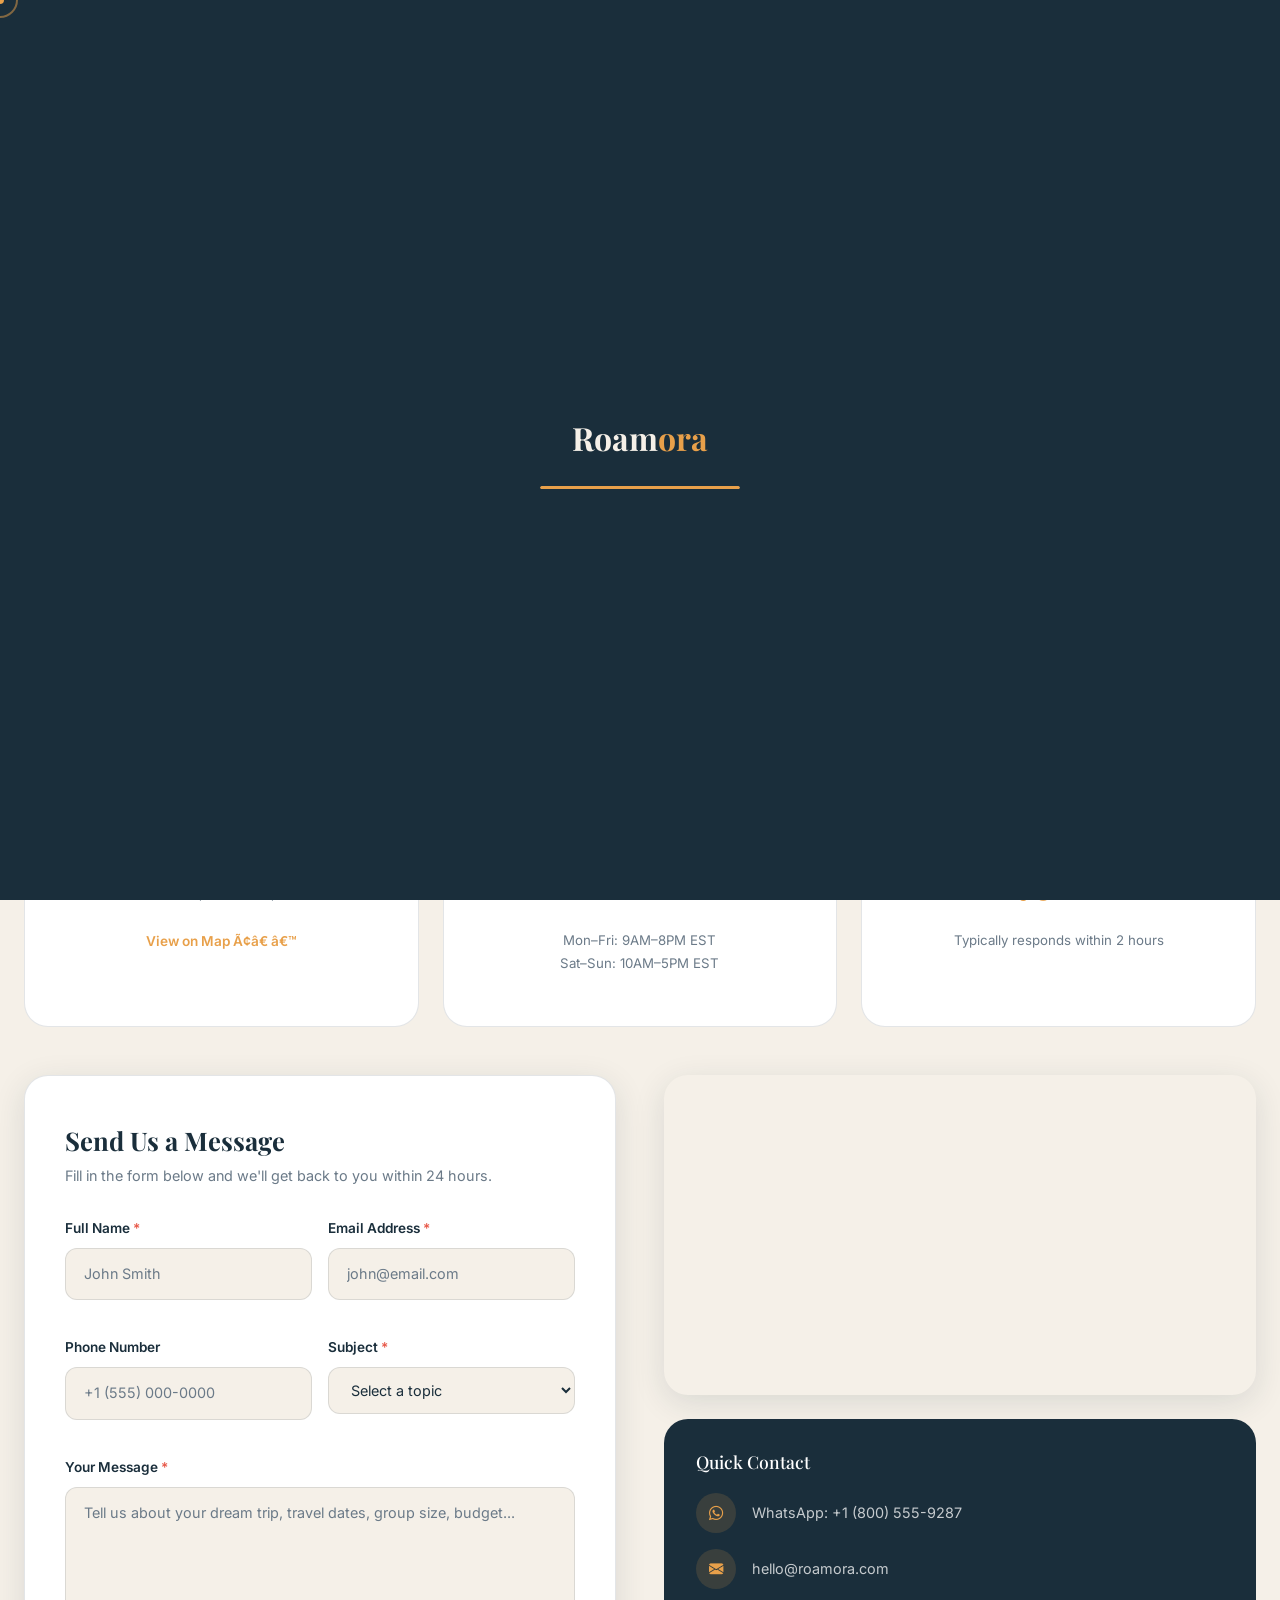
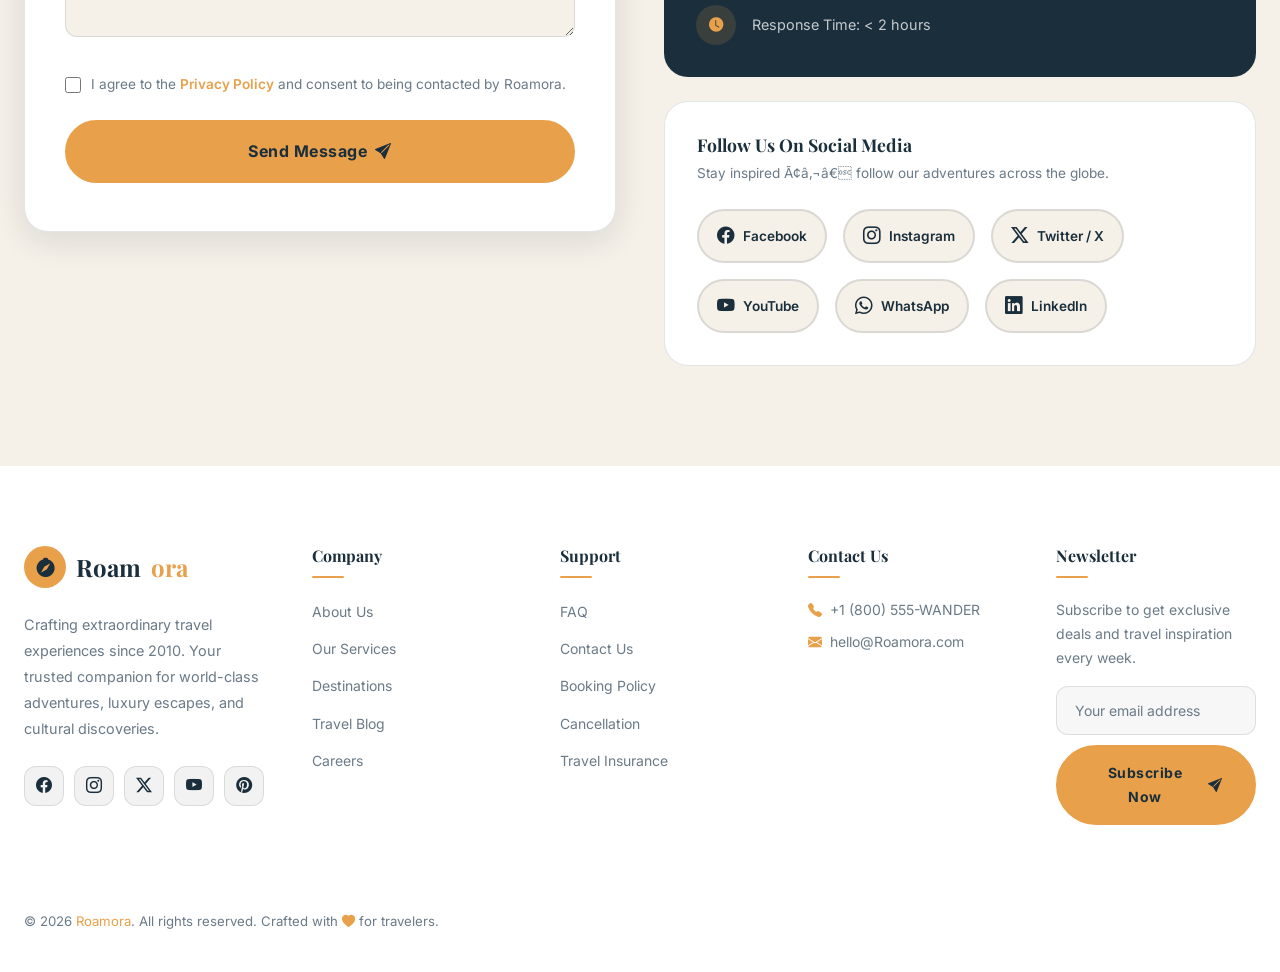
<file: contact.html>
<!DOCTYPE html>
<html lang="en" data-theme="light">
<head>
  <link rel="icon" type="image/svg+xml" href="data:image/svg+xml,<svg xmlns='http://www.w3.org/2000/svg' viewBox='0 0 100 100'><text y='.9em' font-size='90'>R</text></svg>">
  <meta charset="UTF-8">
  <meta name="viewport" content="width=device-width, initial-scale=1.0">
  <meta name="description" content="Contact Roamora Ã¢â‚¬â€ get in touch with our travel experts to plan your perfect trip, ask questions, or request a custom quote.">
  <title>Contact Us | Roamora Travel & Tourism</title>
  <link rel="canonical" href="contact.html">
  <link rel="stylesheet" href="https://cdn.jsdelivr.net/npm/bootstrap@5.3.3/dist/css/bootstrap.min.css">
  <link rel="stylesheet" href="https://cdn.jsdelivr.net/npm/bootstrap-icons@1.11.3/font/bootstrap-icons.min.css">
  <link rel="stylesheet" href="assets/css/style.css">
</head>
<body>

<div class="page-loader" id="pageLoader"><div class="loader-logo">Roam<span>ora</span></div><div class="loader-bar"><div class="loader-bar-fill"></div></div></div>
<div class="cursor-dot"></div><div class="cursor-ring"></div>
<div class="offcanvas-overlay" id="offcanvasOverlay"></div>
<nav class="offcanvas-nav" id="offcanvasNav" aria-label="Mobile navigation">
  <button class="offcanvas-close" id="offcanvasClose"><i class="bi bi-x-lg"></i></button>
  <div class="nav-logo" style="color:#fff;"><div class="nav-logo-icon"><i class="bi bi-compass-fill"></i></div>Roam<span>ora</span></div>
  <div class="offcanvas-links">
    <a href="index.html">Home</a><a href="about.html">About</a><a href="destinations.html">Destinations</a>
    <a href="services.html">Services</a><a href="blog.html">Blog</a><a href="contact.html" class="active">Contact</a><a href="faq.html">FAQ</a>
  </div>
  <div class="offcanvas-buttons"><a href="login.html" class="btn-nav-login text-center">Login</a><a href="signup.html" class="btn-nav-signup text-center">Sign Up</a></div>
</nav>

<header id="mainNavbar">
  <div class="navbar-inner">
    <a href="index.html" class="nav-logo"><div class="nav-logo-icon"><i class="bi bi-compass-fill"></i></div>Roam<span>ora</span></a>
    <nav class="nav-links">
      <a href="index.html" class="nav-link-item">Home</a><a href="about.html" class="nav-link-item">About</a>
      <a href="destinations.html" class="nav-link-item">Destinations</a><a href="services.html" class="nav-link-item">Services</a>
      <a href="blog.html" class="nav-link-item">Blog</a><a href="contact.html" class="nav-link-item active">Contact</a><a href="faq.html" class="nav-link-item">FAQ</a>
    </nav>
    <div class="nav-actions">
      <button class="theme-toggle" aria-label="Toggle theme"><i class="bi bi-moon-stars-fill"></i></button><a href="signup.html" class="btn-nav-signup">Sign Up</a>
      <button class="mobile-menu-btn" id="mobileMenuBtn"><span></span><span></span><span></span></button>
    </div>
  </div>
</header>

<!-- Page Hero -->
<section class="page-hero">
  <div class="page-hero-bg" style="background-image: url('https://images.unsplash.com/photo-1524661135-423995f22d0b?w=1600&q=80');"></div>
  <div class="page-hero-overlay"></div>
  <div class="page-hero-content">
    <span class="section-label" style="color:var(--primary-lt);">Get In Touch</span>
    <h1>Contact Us</h1>
    <nav class="breadcrumb-custom" aria-label="Breadcrumb">
      <a href="index.html">Home</a>
      <span class="breadcrumb-sep"><i class="bi bi-chevron-right"></i></span>
      <span>Contact</span>
    </nav>
  </div>
</section>

<!-- Ã¢â€¢ÂÃ¢â€¢ÂÃ¢â€¢Â CONTACT INFO CARDS Ã¢â€¢ÂÃ¢â€¢ÂÃ¢â€¢Â -->
<section class="section-py" aria-label="Contact information">
  <div class="container-xl">
    <div class="section-header centered">
      <span class="section-label">Don't Be a Stranger</span>
      <h2 class="section-title reveal">We'd Love to <em>Hear From You</em></h2>
      <p class="section-desc reveal delay-1 mx-auto">Whether you have a question, want to plan a trip, or simply need travel inspiration Ã¢â‚¬â€ our team is here 24/7.</p>
    </div>

    <div class="row g-4 mb-5">
      <div class="col-md-4">
        <div class="contact-info-card reveal delay-1">
          <div class="contact-icon"><i class="bi bi-geo-alt-fill"></i></div>
          <h4>Our Office</h4>
          <p>1240 Park Avenue, Suite 800<br>New York, NY 10128, USA</p>
          <p style="margin-top:8px;"><a href="https://maps.google.com" target="_blank" style="color:var(--primary); font-weight:600; font-size:0.85rem;">View on Map Ã¢â€ â€™</a></p>
        </div>
      </div>
      <div class="col-md-4">
        <div class="contact-info-card reveal delay-2">
          <div class="contact-icon"><i class="bi bi-telephone-fill"></i></div>
          <h4>Call Us</h4>
          <p>+1 (800) 555-WANDER<br>+1 (212) 555-9287</p>
          <p style="margin-top:8px; color:var(--text-muted); font-size:0.83rem;">Mon–Fri: 9AM–8PM EST<br>Sat–Sun: 10AM–5PM EST</p>
        </div>
      </div>
      <div class="col-md-4">
        <div class="contact-info-card reveal delay-3">
          <div class="contact-icon"><i class="bi bi-envelope-fill"></i></div>
          <h4>Email Us</h4>
          <p><a href="mailto:hello@Roamora.com" style="color:var(--primary); font-weight:600;">hello@Roamora.com</a><br>
          <a href="mailto:bookings@Roamora.com" style="color:var(--primary); font-weight:600;">bookings@Roamora.com</a></p>
          <p style="margin-top:8px; color:var(--text-muted); font-size:0.83rem;">Typically responds within 2 hours</p>
        </div>
      </div>
    </div>

    <!-- Contact Form + Map -->
    <div class="row g-5 align-items-start">
      <div class="col-lg-6 reveal-left">
        <div class="contact-form">
          <h3 style="font-size:1.6rem; font-weight:700; margin-bottom:8px;">Send Us a Message</h3>
          <p style="color:var(--text-muted); font-size:0.9rem; margin-bottom:28px;">Fill in the form below and we'll get back to you within 24 hours.</p>

          <form data-validate aria-label="Contact form">
            <div class="row g-3">
              <div class="col-sm-6">
                <label class="form-label-custom" for="contactName">Full Name <span style="color:#e85a4a;">*</span></label>
                <input class="form-control-custom" type="text" id="contactName" placeholder="John Smith" required autocomplete="name">
              </div>
              <div class="col-sm-6">
                <label class="form-label-custom" for="contactEmail">Email Address <span style="color:#e85a4a;">*</span></label>
                <input class="form-control-custom" type="email" id="contactEmail" placeholder="john@email.com" required autocomplete="email">
              </div>
              <div class="col-sm-6">
                <label class="form-label-custom" for="contactPhone">Phone Number</label>
                <input class="form-control-custom" type="tel" id="contactPhone" placeholder="+1 (555) 000-0000" autocomplete="tel">
              </div>
              <div class="col-sm-6">
                <label class="form-label-custom" for="contactSubject">Subject <span style="color:#e85a4a;">*</span></label>
                <select class="form-control-custom" id="contactSubject" required style="cursor:pointer;">
                  <option value="">Select a topic</option>
                  <option>Book a Tour</option>
                  <option>Custom Itinerary</option>
                  <option>Pricing Query</option>
                  <option>Existing Booking</option>
                  <option>General Inquiry</option>
                  <option>Press & Media</option>
                </select>
              </div>
              <div class="col-12">
                <label class="form-label-custom" for="contactMessage">Your Message <span style="color:#e85a4a;">*</span></label>
                <textarea class="form-control-custom" id="contactMessage" rows="5" placeholder="Tell us about your dream trip, travel dates, group size, budget..." required></textarea>
              </div>
              <div class="col-12">
                <div class="form-check-custom" style="margin-bottom:24px;">
                  <input type="checkbox" id="contactConsent" required>
                  <label for="contactConsent">I agree to the <a href="#">Privacy Policy</a> and consent to being contacted by Roamora.</label>
                </div>
                <button type="submit" class="btn-primary-custom" style="width:100%; justify-content:center; padding:16px; font-size:1rem;">
                  <span>Send Message</span><i class="bi bi-send-fill"></i>
                </button>
              </div>
            </div>
          </form>
        </div>
      </div>

      <div class="col-lg-6 reveal-right">
        <!-- Map -->
        <div class="map-container mb-4">
          <iframe
            src="https://www.google.com/maps/embed?pb=!1m18!1m12!1m3!1d3022.9663095919924!2d-73.97562548459404!3d40.76439597932731!2m3!1f0!2f0!3f0!3m2!1i1024!2i768!4f13.1!3m3!1m2!1s0x89c2588ec0b2c3a7%3A0x7ce27e5e9c11c8a!2sCentral%20Park%2C%20New%20York%2C%20NY!5e0!3m2!1sen!2sus!4v1695000000000!5m2!1sen!2sus"
            width="100%" height="320" style="border:0; display:block;" allowfullscreen="" loading="lazy"
            referrerpolicy="no-referrer-when-downgrade" title="Roamora office location map"
            aria-label="Map showing Roamora office location in New York"></iframe>
        </div>

        <!-- Quick Contact Info -->
        <div style="background:var(--secondary); border-radius:var(--radius-lg); padding:32px; margin-bottom:24px;">
          <h4 style="color:#fff; font-size:1.1rem; margin-bottom:20px;">Quick Contact</h4>
          <div class="d-flex flex-column gap-3">
            <div class="d-flex align-items-center gap-3" style="color:rgba(255,255,255,0.75); font-size:0.9rem;">
              <div style="width:40px; height:40px; background:rgba(232,160,74,0.15); border-radius:50%; display:flex; align-items:center; justify-content:center; color:var(--primary); flex-shrink:0;"><i class="bi bi-whatsapp"></i></div>
              <span>WhatsApp: +1 (800) 555-9287</span>
            </div>
            <div class="d-flex align-items-center gap-3" style="color:rgba(255,255,255,0.75); font-size:0.9rem;">
              <div style="width:40px; height:40px; background:rgba(232,160,74,0.15); border-radius:50%; display:flex; align-items:center; justify-content:center; color:var(--primary); flex-shrink:0;"><i class="bi bi-envelope-fill"></i></div>
              <span>hello@roamora.com</span>
            </div>
            <div class="d-flex align-items-center gap-3" style="color:rgba(255,255,255,0.75); font-size:0.9rem;">
              <div style="width:40px; height:40px; background:rgba(232,160,74,0.15); border-radius:50%; display:flex; align-items:center; justify-content:center; color:var(--primary); flex-shrink:0;"><i class="bi bi-clock-fill"></i></div>
              <span>Response Time: &lt; 2 hours</span>
            </div>
          </div>
        </div>

        <!-- Social Media Section -->
        <div style="background:var(--white); border:1px solid var(--border); border-radius:var(--radius-lg); padding:32px;">
          <h4 style="font-size:1.1rem; font-weight:700; margin-bottom:6px;">Follow Us On Social Media</h4>
          <p style="color:var(--text-muted); font-size:0.85rem; margin-bottom:24px;">Stay inspired Ã¢â‚¬â€ follow our adventures across the globe.</p>
          <div class="d-flex flex-wrap gap-3">
            <a href="#" aria-label="Facebook" class="contact-social-btn" style="--brand:#1877f2;">
              <i class="bi bi-facebook"></i>
              <span>Facebook</span>
            </a>
            <a href="#" aria-label="Instagram" class="contact-social-btn" style="--brand:#e1306c;">
              <i class="bi bi-instagram"></i>
              <span>Instagram</span>
            </a>
            <a href="#" aria-label="Twitter / X" class="contact-social-btn" style="--brand:#000000;">
              <i class="bi bi-twitter-x"></i>
              <span>Twitter / X</span>
            </a>
            <a href="#" aria-label="YouTube" class="contact-social-btn" style="--brand:#ff0000;">
              <i class="bi bi-youtube"></i>
              <span>YouTube</span>
            </a>
            <a href="#" aria-label="WhatsApp" class="contact-social-btn" style="--brand:#25d366;">
              <i class="bi bi-whatsapp"></i>
              <span>WhatsApp</span>
            </a>
            <a href="#" aria-label="LinkedIn" class="contact-social-btn" style="--brand:#0a66c2;">
              <i class="bi bi-linkedin"></i>
              <span>LinkedIn</span>
            </a>
          </div>
        </div>
      </div>
    </div>
  </div>
</section>

<!-- Footer -->
<footer role="contentinfo">
  <div class="footer-top">
    <div class="container-xl">
      <div class="row g-5">
        <!-- Brand -->
        <div class="col-lg col-md-4 col-12">
          <div class="nav-logo mb-4" style="font-size:1.5rem;">
            <div class="nav-logo-icon"><i class="bi bi-compass-fill"></i></div>
            Roam<span>ora</span>
          </div>
          <p class="footer-brand-text">Crafting extraordinary travel experiences since 2010. Your trusted companion for world-class adventures, luxury escapes, and cultural discoveries.</p>
          <div class="social-links">
            <a href="#" class="social-link" aria-label="Facebook"><i class="bi bi-facebook"></i></a>
            <a href="#" class="social-link" aria-label="Instagram"><i class="bi bi-instagram"></i></a>
            <a href="#" class="social-link" aria-label="Twitter"><i class="bi bi-twitter-x"></i></a>
            <a href="#" class="social-link" aria-label="YouTube"><i class="bi bi-youtube"></i></a>
            <a href="#" class="social-link" aria-label="Pinterest"><i class="bi bi-pinterest"></i></a>
          </div>
        </div>
        <!-- Company -->
        <div class="col-lg col-md-4 col-12">
          <h4 class="footer-heading">Company</h4>
          <ul class="footer-links">
            <li><a href="about.html">About Us</a></li>
            <li><a href="services.html">Our Services</a></li>
            <li><a href="destinations.html">Destinations</a></li>
            <li><a href="blog.html">Travel Blog</a></li>
            <li><a href="contact.html">Careers</a></li>
          </ul>
        </div>
        <!-- Support -->
        <div class="col-lg col-md-4 col-12">
          <h4 class="footer-heading">Support</h4>
          <ul class="footer-links">
            <li><a href="faq.html">FAQ</a></li>
            <li><a href="contact.html">Contact Us</a></li>
            <li><a href="#">Booking Policy</a></li>
            <li><a href="#">Cancellation</a></li>
            <li><a href="#">Travel Insurance</a></li>
          </ul>
        </div>
        <!-- Contact Us -->
        <div class="col-lg col-md-6 col-12">
          <h4 class="footer-heading">Contact Us</h4>
          <div style="color:var(--text-muted); font-size:0.875rem;">
            <div class="d-flex align-items-center gap-2 mb-2"><i class="bi bi-telephone-fill" style="color:var(--primary);"></i> +1 (800) 555-WANDER</div>
            <div class="d-flex align-items-center gap-2"><i class="bi bi-envelope-fill" style="color:var(--primary);"></i> hello@Roamora.com</div>
          </div>
        </div>
        <!-- Newsletter -->
        <div class="col-lg col-md-6 col-12">
          <h4 class="footer-heading">Newsletter</h4>
          <p style="color:var(--text-muted); font-size:0.875rem; margin-bottom:16px; line-height:1.7;">Subscribe to get exclusive deals and travel inspiration every week.</p>
          <form data-validate aria-label="Footer newsletter form">
            <input type="email" class="footer-newsletter-input" placeholder="Your email address" required aria-label="Email for newsletter">
            <button type="submit" class="btn-primary-custom w-100 justify-content-center">
              <span>Subscribe Now</span><i class="bi bi-send-fill"></i>
            </button>
          </form>
        </div>
      </div>
    </div>
  </div>
  <div class="container-xl">
    <div class="footer-bottom">
      <p class="footer-copyright">© 2026 <span>Roamora</span>. All rights reserved. Crafted with <i class="bi bi-heart-fill" style="color:var(--primary);"></i> for travelers.</p>
      <div style="display:flex; gap:16px; font-size:0.8rem; color:rgba(255,255,255,0.4);">
        <a href="#" style="color:rgba(255,255,255,0.4);" onmouseover="this.style.color='var(--primary)'" onmouseout="this.style.color='rgba(255,255,255,0.4)'">Privacy Policy</a>
        <a href="#" style="color:rgba(255,255,255,0.4);" onmouseover="this.style.color='var(--primary)'" onmouseout="this.style.color='rgba(255,255,255,0.4)'">Terms of Service</a>
        <a href="sitemap.xml" style="color:rgba(255,255,255,0.4);" onmouseover="this.style.color='var(--primary)'" onmouseout="this.style.color='rgba(255,255,255,0.4)'">Sitemap</a>
      </div>
    </div>
  </div>
</footer>

<button id="backToTop" aria-label="Back to top"><i class="bi bi-arrow-up"></i></button>
<script src="https://cdn.jsdelivr.net/npm/bootstrap@5.3.3/dist/js/bootstrap.bundle.min.js"></script>
<script src="assets/js/main.js"></script>
</body>
</html>
</file>
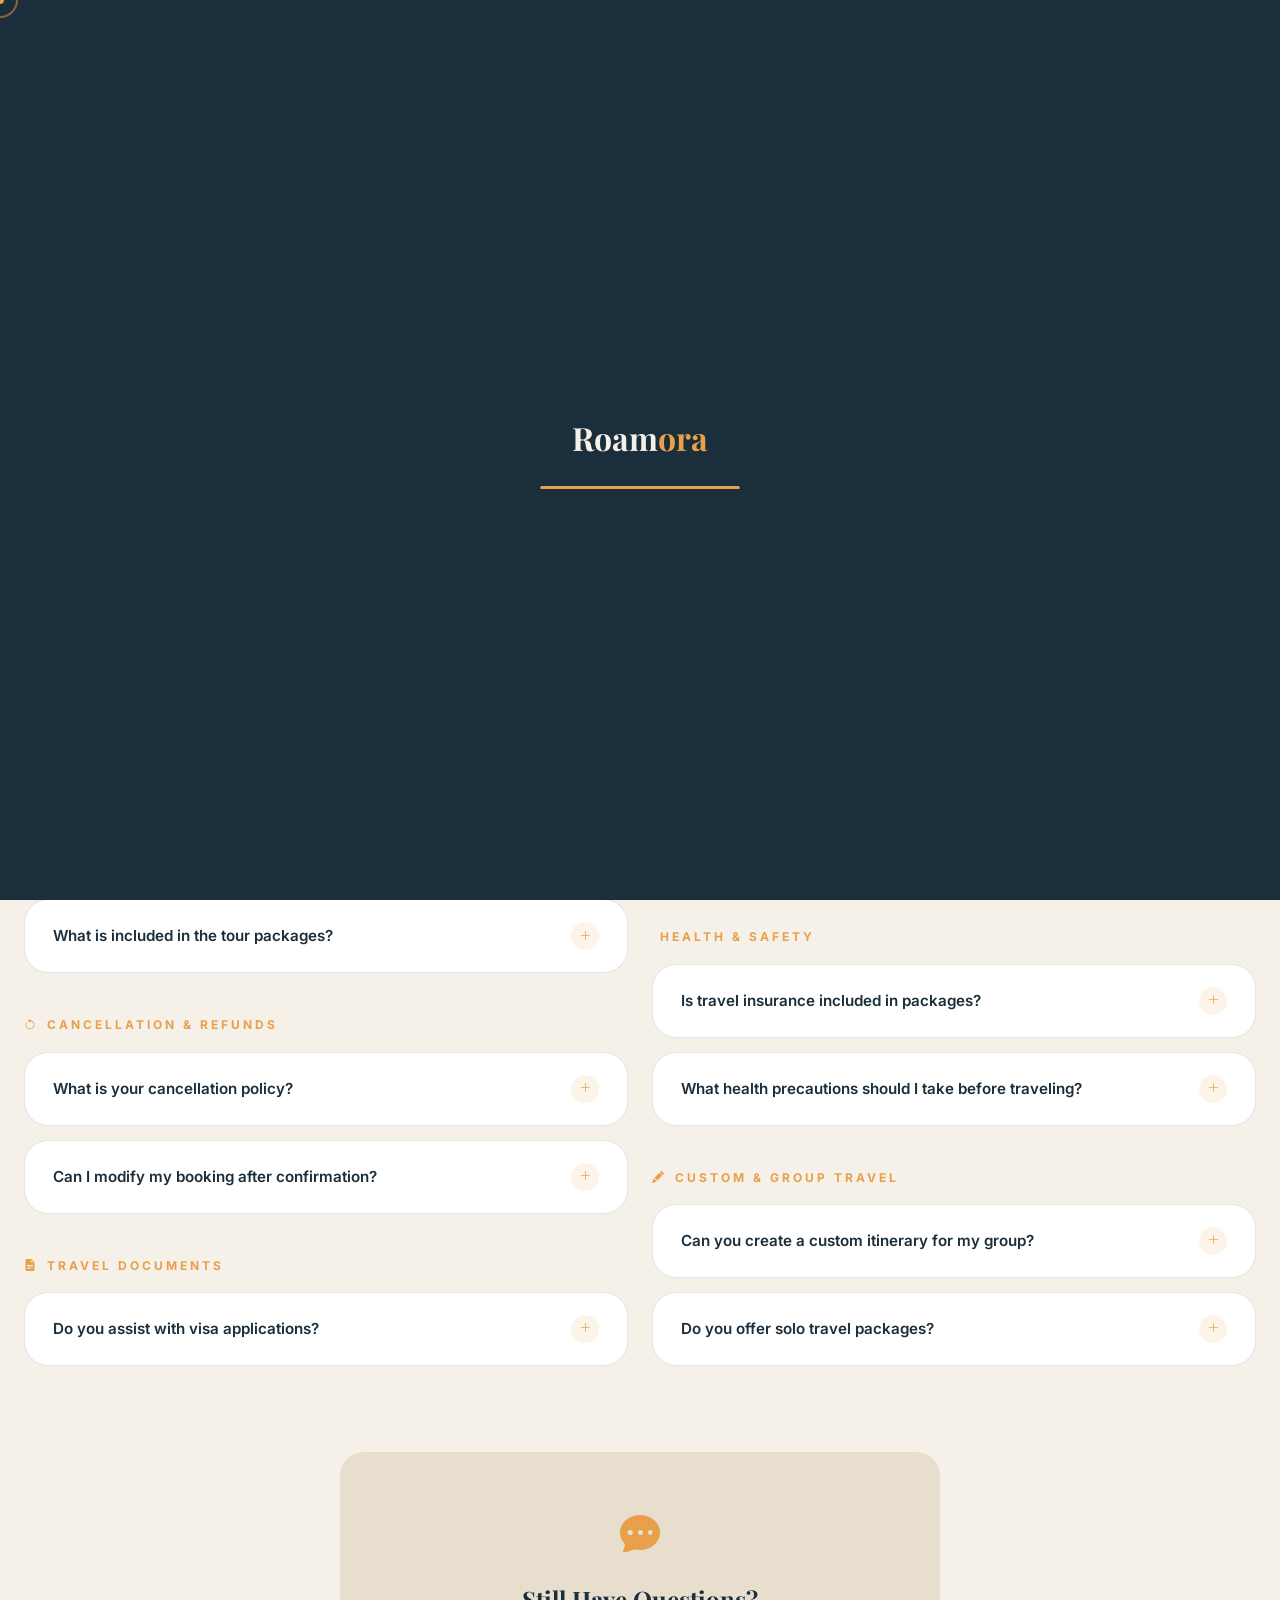
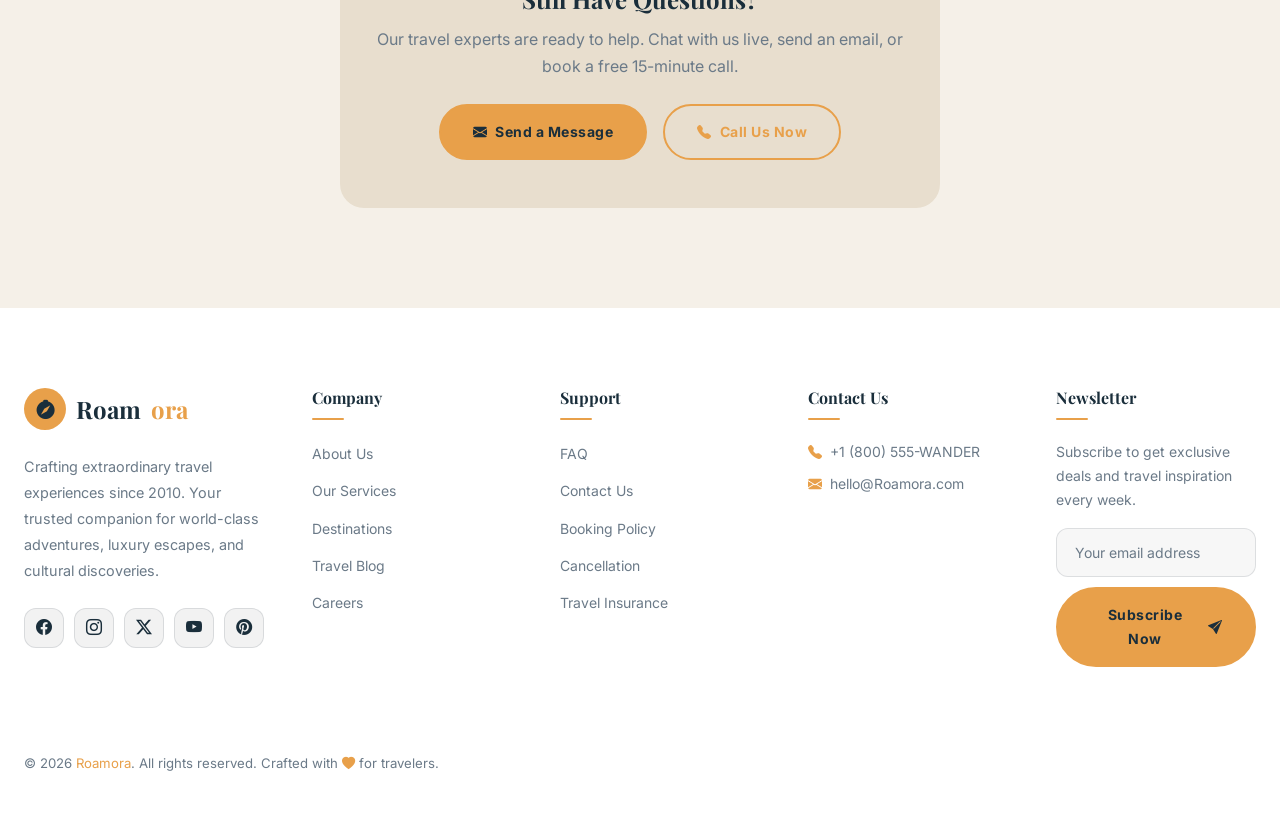
<file: faq.html>
<!DOCTYPE html>
<html lang="en" data-theme="light">
<head>
  <link rel="icon" type="image/svg+xml" href="data:image/svg+xml,<svg xmlns='http://www.w3.org/2000/svg' viewBox='0 0 100 100'><text y='.9em' font-size='90'>R</text></svg>">
  <meta charset="UTF-8">
  <meta name="viewport" content="width=device-width, initial-scale=1.0">
  <meta name="description" content="Roamora FAQ — answers to your most common travel questions about booking, cancellation, packages, visas, insurance, and more.">
  <title>FAQ | Roamora Travel & Tourism</title>
  <link rel="canonical" href="faq.html">
  <link rel="stylesheet" href="https://cdn.jsdelivr.net/npm/bootstrap@5.3.3/dist/css/bootstrap.min.css">
  <link rel="stylesheet" href="https://cdn.jsdelivr.net/npm/bootstrap-icons@1.11.3/font/bootstrap-icons.min.css">
  <link rel="stylesheet" href="assets/css/style.css">
</head>
<body>

<div class="page-loader" id="pageLoader"><div class="loader-logo">Roam<span>ora</span></div><div class="loader-bar"><div class="loader-bar-fill"></div></div></div>
<div class="cursor-dot"></div><div class="cursor-ring"></div>
<div class="offcanvas-overlay" id="offcanvasOverlay"></div>
<nav class="offcanvas-nav" id="offcanvasNav" aria-label="Mobile navigation">
  <button class="offcanvas-close" id="offcanvasClose"><i class="bi bi-x-lg"></i></button>
  <div class="nav-logo" style="color:#fff;"><div class="nav-logo-icon"><i class="bi bi-compass-fill"></i></div>Roam<span>ora</span></div>
  <div class="offcanvas-links">
    <a href="index.html">Home</a><a href="about.html">About</a><a href="destinations.html">Destinations</a>
    <a href="services.html">Services</a><a href="blog.html">Blog</a><a href="contact.html">Contact</a><a href="faq.html" class="active">FAQ</a>
  </div>
  <div class="offcanvas-buttons"><a href="login.html" class="btn-nav-login text-center">Login</a><a href="signup.html" class="btn-nav-signup text-center">Sign Up</a></div>
</nav>

<header id="mainNavbar">
  <div class="navbar-inner">
    <a href="index.html" class="nav-logo"><div class="nav-logo-icon"><i class="bi bi-compass-fill"></i></div>Roam<span>ora</span></a>
    <nav class="nav-links">
      <a href="index.html" class="nav-link-item">Home</a><a href="about.html" class="nav-link-item">About</a>
      <a href="destinations.html" class="nav-link-item">Destinations</a><a href="services.html" class="nav-link-item">Services</a>
      <a href="blog.html" class="nav-link-item">Blog</a><a href="contact.html" class="nav-link-item">Contact</a><a href="faq.html" class="nav-link-item active">FAQ</a>
    </nav>
    <div class="nav-actions">
      <button class="theme-toggle" aria-label="Toggle theme"><i class="bi bi-moon-stars-fill"></i></button><a href="signup.html" class="btn-nav-signup">Sign Up</a>
      <button class="mobile-menu-btn" id="mobileMenuBtn"><span></span><span></span><span></span></button>
    </div>
  </div>
</header>

<!-- Page Hero -->
<section class="page-hero">
  <div class="page-hero-bg" style="background-image: url('https://images.unsplash.com/photo-1516687401797-25297ff1462c?w=1600&q=80');"></div>
  <div class="page-hero-overlay"></div>
  <div class="page-hero-content">
    <span class="section-label" style="color:var(--primary-lt);">We've Got Answers</span>
    <h1>Frequently Asked Questions</h1>
    <nav class="breadcrumb-custom" aria-label="Breadcrumb">
      <a href="index.html">Home</a>
      <span class="breadcrumb-sep"><i class="bi bi-chevron-right"></i></span>
      <span>FAQ</span>
    </nav>
  </div>
</section>

<!-- --- FAQ SECTION --- -->
<section class="section-py" aria-label="FAQ accordion">
  <div class="container-xl">
    <div class="section-header centered">
      <span class="section-label">Common Questions</span>
      <h2 class="section-title reveal">Everything You Need to <em>Know</em></h2>
      <p class="section-desc reveal delay-1 mx-auto">Can't find your answer? <a href="contact.html" style="color:var(--primary); font-weight:600;">Contact our team</a> and we'll reply within 2 hours.</p>
    </div>

    <div class="row g-4">
      <!-- Left Column -->
      <div class="col-lg-6">

        <!-- Booking -->
        <div style="margin-bottom:12px;">
          <div style="font-size:0.75rem; font-weight:700; text-transform:uppercase; letter-spacing:3px; color:var(--primary); margin-bottom:16px; display:flex; align-items:center; gap:8px;">
            <i class="bi bi-calendar-check-fill"></i> Booking & Reservations
          </div>
        </div>

        <div class="faq-accordion-item reveal delay-1">
          <div class="faq-question" tabindex="0" role="button" aria-expanded="false">
            How do I book a tour with Roamora?
            <div class="faq-icon"><i class="bi bi-plus-lg"></i></div>
          </div>
          <div class="faq-answer">
            <div class="faq-answer-inner">
              Booking is simple! Browse our packages on the Services or Destinations page, click "Book Now" or "Learn More" on any package, and fill out our inquiry form. A dedicated travel consultant will contact you within 2 hours to confirm availability, customize your itinerary, and process payment securely online.
            </div>
          </div>
        </div>

        <div class="faq-accordion-item reveal delay-2">
          <div class="faq-question" tabindex="0" role="button" aria-expanded="false">
            How far in advance should I book my trip?
            <div class="faq-icon"><i class="bi bi-plus-lg"></i></div>
          </div>
          <div class="faq-answer">
            <div class="faq-answer-inner">
              We recommend booking at least 3—6 months in advance for peak seasons (June—August and December—January) and popular destinations like Maldives, Bali, and European summer routes. For off-peak seasons, 4—8 weeks is usually sufficient. Last-minute bookings can sometimes be arranged — contact us to check availability.
            </div>
          </div>
        </div>

        <div class="faq-accordion-item reveal delay-3">
          <div class="faq-question" tabindex="0" role="button" aria-expanded="false">
            What is included in the tour packages?
            <div class="faq-icon"><i class="bi bi-plus-lg"></i></div>
          </div>
          <div class="faq-answer">
            <div class="faq-answer-inner">
              Package inclusions vary by tour type, but typically include: round-trip airfare, accommodation (hotel/resort), airport transfers, daily breakfast, guided activities, and a dedicated local guide. Premium packages also include all meals, private transportation, travel insurance, and exclusive experiences. Full inclusions are listed on each package page.
            </div>
          </div>
        </div>

        <!-- Cancellation -->
        <div style="margin: 28px 0 16px;">
          <div style="font-size:0.75rem; font-weight:700; text-transform:uppercase; letter-spacing:3px; color:var(--primary); display:flex; align-items:center; gap:8px;">
            <i class="bi bi-arrow-counterclockwise"></i> Cancellation & Refunds
          </div>
        </div>

        <div class="faq-accordion-item reveal delay-1">
          <div class="faq-question" tabindex="0" role="button" aria-expanded="false">
            What is your cancellation policy?
            <div class="faq-icon"><i class="bi bi-plus-lg"></i></div>
          </div>
          <div class="faq-answer">
            <div class="faq-answer-inner">
              Cancellations made 60+ days before departure receive a full refund. 30—59 days: 75% refund. 15—29 days: 50% refund. Less than 15 days: non-refundable. We strongly recommend purchasing travel insurance to protect against unexpected cancellations. Emergency situations are assessed case-by-case.
            </div>
          </div>
        </div>

        <div class="faq-accordion-item reveal delay-2">
          <div class="faq-question" tabindex="0" role="button" aria-expanded="false">
            Can I modify my booking after confirmation?
            <div class="faq-icon"><i class="bi bi-plus-lg"></i></div>
          </div>
          <div class="faq-answer">
            <div class="faq-answer-inner">
              Yes, modifications are possible up to 30 days before departure, subject to availability. Changes to dates, accommodation, or guest count may incur a modification fee of $50—$150 depending on the complexity. Contact your travel consultant as soon as possible for any changes.
            </div>
          </div>
        </div>

        <!-- Travel Docs -->
        <div style="margin: 28px 0 16px;">
          <div style="font-size:0.75rem; font-weight:700; text-transform:uppercase; letter-spacing:3px; color:var(--primary); display:flex; align-items:center; gap:8px;">
            <i class="bi bi-file-earmark-text-fill"></i> Travel Documents
          </div>
        </div>

        <div class="faq-accordion-item reveal delay-3">
          <div class="faq-question" tabindex="0" role="button" aria-expanded="false">
            Do you assist with visa applications?
            <div class="faq-icon"><i class="bi bi-plus-lg"></i></div>
          </div>
          <div class="faq-answer">
            <div class="faq-answer-inner">
              Yes! We provide full visa assistance for most destinations. Our team prepares documentation checklists, invitation letters, hotel/itinerary proof, and step-by-step application guidance. For complex visas (Schengen, USA, China), we partner with professional visa agencies. Visa fees are not included in tour prices unless stated.
            </div>
          </div>
        </div>

      </div>

      <!-- Right Column -->
      <div class="col-lg-6">

        <!-- Payment -->
        <div style="margin-bottom:12px;">
          <div style="font-size:0.75rem; font-weight:700; text-transform:uppercase; letter-spacing:3px; color:var(--primary); margin-bottom:16px; display:flex; align-items:center; gap:8px;">
            <i class="bi bi-credit-card-fill"></i> Payments & Pricing
          </div>
        </div>

        <div class="faq-accordion-item reveal delay-1">
          <div class="faq-question" tabindex="0" role="button" aria-expanded="false">
            What payment methods do you accept?
            <div class="faq-icon"><i class="bi bi-plus-lg"></i></div>
          </div>
          <div class="faq-answer">
            <div class="faq-answer-inner">
              We accept all major credit and debit cards (Visa, MasterCard, American Express), PayPal, bank wire transfers, and cryptocurrency (Bitcoin, Ethereum). Payments are processed through Stripe's secure SSL-encrypted platform. A 30% deposit is required at booking, with the balance due 60 days before departure.
            </div>
          </div>
        </div>

        <div class="faq-accordion-item reveal delay-2">
          <div class="faq-question" tabindex="0" role="button" aria-expanded="false">
            Is there a best price guarantee?
            <div class="faq-icon"><i class="bi bi-plus-lg"></i></div>
          </div>
          <div class="faq-answer">
            <div class="faq-answer-inner">
              Absolutely! If you find the exact same package cheaper elsewhere within 48 hours of booking, we'll match the price and give you an additional 10% discount. Simply email us with the competitor's quote and we'll verify and honor it. Certain restrictions apply — contact us for details.
            </div>
          </div>
        </div>

        <!-- Health & Safety -->
        <div style="margin: 28px 0 16px;">
          <div style="font-size:0.75rem; font-weight:700; text-transform:uppercase; letter-spacing:3px; color:var(--primary); display:flex; align-items:center; gap:8px;">
            <i class="bi bi-shield-check-fill"></i> Health & Safety
          </div>
        </div>

        <div class="faq-accordion-item reveal delay-3">
          <div class="faq-question" tabindex="0" role="button" aria-expanded="false">
            Is travel insurance included in packages?
            <div class="faq-icon"><i class="bi bi-plus-lg"></i></div>
          </div>
          <div class="faq-answer">
            <div class="faq-answer-inner">
              Basic travel insurance is included in all our Premium and Luxury packages. Standard packages require you to purchase separate travel insurance, which we can arrange through our partner InsureMyTrip. We strongly recommend comprehensive coverage that includes medical emergencies, trip cancellation, and luggage protection.
            </div>
          </div>
        </div>

        <div class="faq-accordion-item reveal delay-1">
          <div class="faq-question" tabindex="0" role="button" aria-expanded="false">
            What health precautions should I take before traveling?
            <div class="faq-icon"><i class="bi bi-plus-lg"></i></div>
          </div>
          <div class="faq-answer">
            <div class="faq-answer-inner">
              We provide destination-specific health advisories for every booking. Recommended vaccinations, malaria prophylaxis, altitude sickness precautions, and food/water safety guidelines are shared in your pre-trip documentation. Always consult your doctor 4—6 weeks before departure, especially for destinations in Africa, South America, and Southeast Asia.
            </div>
          </div>
        </div>

        <!-- Custom Trips -->
        <div style="margin: 28px 0 16px;">
          <div style="font-size:0.75rem; font-weight:700; text-transform:uppercase; letter-spacing:3px; color:var(--primary); display:flex; align-items:center; gap:8px;">
            <i class="bi bi-pencil-fill"></i> Custom & Group Travel
          </div>
        </div>

        <div class="faq-accordion-item reveal delay-2">
          <div class="faq-question" tabindex="0" role="button" aria-expanded="false">
            Can you create a custom itinerary for my group?
            <div class="faq-icon"><i class="bi bi-plus-lg"></i></div>
          </div>
          <div class="faq-answer">
            <div class="faq-answer-inner">
              Absolutely — custom travel is our specialty! For groups of 4 or more, we design fully bespoke itineraries tailored to your interests, schedule, budget, and pace. From family reunions to corporate retreats and adventure groups, we handle every detail. Contact us with your requirements and we'll send a free custom quote within 48 hours.
            </div>
          </div>
        </div>

        <div class="faq-accordion-item reveal delay-3">
          <div class="faq-question" tabindex="0" role="button" aria-expanded="false">
            Do you offer solo travel packages?
            <div class="faq-icon"><i class="bi bi-plus-lg"></i></div>
          </div>
          <div class="faq-answer">
            <div class="faq-answer-inner">
              Yes! We have a dedicated Solo Traveler program with small-group tours (max 12 people) specifically designed for solo adventurers. No single supplement charges on select tours, built-in social opportunities, safety-first itineraries, and access to our solo traveler community. It's the best way to explore the world while meeting like-minded travelers.
            </div>
          </div>
        </div>

      </div>
    </div>

    <!-- Still Have Questions CTA -->
    <div class="text-center mt-5 pt-4">
      <div style="background:var(--tertiary-dk); border-radius:var(--radius-lg); padding:48px 32px; max-width:600px; margin:0 auto;" class="reveal">
        <i class="bi bi-chat-dots-fill" style="font-size:2.5rem; color:var(--primary); display:block; margin-bottom:16px;"></i>
        <h3 style="font-size:1.5rem; font-weight:700; margin-bottom:12px;">Still Have Questions?</h3>
        <p style="color:var(--text-muted); margin-bottom:24px; line-height:1.7;">Our travel experts are ready to help. Chat with us live, send an email, or book a free 15-minute call.</p>
        <div class="d-flex gap-3 justify-content-center flex-wrap">
          <a href="contact.html" class="btn-primary-custom"><i class="bi bi-envelope-fill"></i><span>Send a Message</span></a>
          <a href="tel:+18005559263" class="btn-outline-custom"><i class="bi bi-telephone-fill"></i><span>Call Us Now</span></a>
        </div>
      </div>
    </div>
  </div>
</section>

<!-- Footer -->
<footer role="contentinfo">
  <div class="footer-top">
    <div class="container-xl">
      <div class="row g-5">
        <!-- Brand -->
        <div class="col-lg col-md-4 col-12">
          <div class="nav-logo mb-4" style="font-size:1.5rem;">
            <div class="nav-logo-icon"><i class="bi bi-compass-fill"></i></div>
            Roam<span>ora</span>
          </div>
          <p class="footer-brand-text">Crafting extraordinary travel experiences since 2010. Your trusted companion for world-class adventures, luxury escapes, and cultural discoveries.</p>
          <div class="social-links">
            <a href="#" class="social-link" aria-label="Facebook"><i class="bi bi-facebook"></i></a>
            <a href="#" class="social-link" aria-label="Instagram"><i class="bi bi-instagram"></i></a>
            <a href="#" class="social-link" aria-label="Twitter"><i class="bi bi-twitter-x"></i></a>
            <a href="#" class="social-link" aria-label="YouTube"><i class="bi bi-youtube"></i></a>
            <a href="#" class="social-link" aria-label="Pinterest"><i class="bi bi-pinterest"></i></a>
          </div>
        </div>
        <!-- Company -->
        <div class="col-lg col-md-4 col-12">
          <h4 class="footer-heading">Company</h4>
          <ul class="footer-links">
            <li><a href="about.html">About Us</a></li>
            <li><a href="services.html">Our Services</a></li>
            <li><a href="destinations.html">Destinations</a></li>
            <li><a href="blog.html">Travel Blog</a></li>
            <li><a href="contact.html">Careers</a></li>
          </ul>
        </div>
        <!-- Support -->
        <div class="col-lg col-md-4 col-12">
          <h4 class="footer-heading">Support</h4>
          <ul class="footer-links">
            <li><a href="faq.html">FAQ</a></li>
            <li><a href="contact.html">Contact Us</a></li>
            <li><a href="#">Booking Policy</a></li>
            <li><a href="#">Cancellation</a></li>
            <li><a href="#">Travel Insurance</a></li>
          </ul>
        </div>
        <!-- Contact Us -->
        <div class="col-lg col-md-6 col-12">
          <h4 class="footer-heading">Contact Us</h4>
          <div style="color:var(--text-muted); font-size:0.875rem;">
            <div class="d-flex align-items-center gap-2 mb-2"><i class="bi bi-telephone-fill" style="color:var(--primary);"></i> +1 (800) 555-WANDER</div>
            <div class="d-flex align-items-center gap-2"><i class="bi bi-envelope-fill" style="color:var(--primary);"></i> hello@Roamora.com</div>
          </div>
        </div>
        <!-- Newsletter -->
        <div class="col-lg col-md-6 col-12">
          <h4 class="footer-heading">Newsletter</h4>
          <p style="color:var(--text-muted); font-size:0.875rem; margin-bottom:16px; line-height:1.7;">Subscribe to get exclusive deals and travel inspiration every week.</p>
          <form data-validate aria-label="Footer newsletter form">
            <input type="email" class="footer-newsletter-input" placeholder="Your email address" required aria-label="Email for newsletter">
            <button type="submit" class="btn-primary-custom w-100 justify-content-center">
              <span>Subscribe Now</span><i class="bi bi-send-fill"></i>
            </button>
          </form>
        </div>
      </div>
    </div>
  </div>
  <div class="container-xl">
    <div class="footer-bottom">
      <p class="footer-copyright">© 2026 <span>Roamora</span>. All rights reserved. Crafted with <i class="bi bi-heart-fill" style="color:var(--primary);"></i> for travelers.</p>
      <div style="display:flex; gap:16px; font-size:0.8rem; color:rgba(255,255,255,0.4);">
        <a href="#" style="color:rgba(255,255,255,0.4);" onmouseover="this.style.color='var(--primary)'" onmouseout="this.style.color='rgba(255,255,255,0.4)'">Privacy Policy</a>
        <a href="#" style="color:rgba(255,255,255,0.4);" onmouseover="this.style.color='var(--primary)'" onmouseout="this.style.color='rgba(255,255,255,0.4)'">Terms of Service</a>
        <a href="sitemap.xml" style="color:rgba(255,255,255,0.4);" onmouseover="this.style.color='var(--primary)'" onmouseout="this.style.color='rgba(255,255,255,0.4)'">Sitemap</a>
      </div>
    </div>
  </div>
</footer>

<button id="backToTop" aria-label="Back to top"><i class="bi bi-arrow-up"></i></button>
<script src="https://cdn.jsdelivr.net/npm/bootstrap@5.3.3/dist/js/bootstrap.bundle.min.js"></script>
<script src="assets/js/main.js"></script>
</body>
</html>
</file>
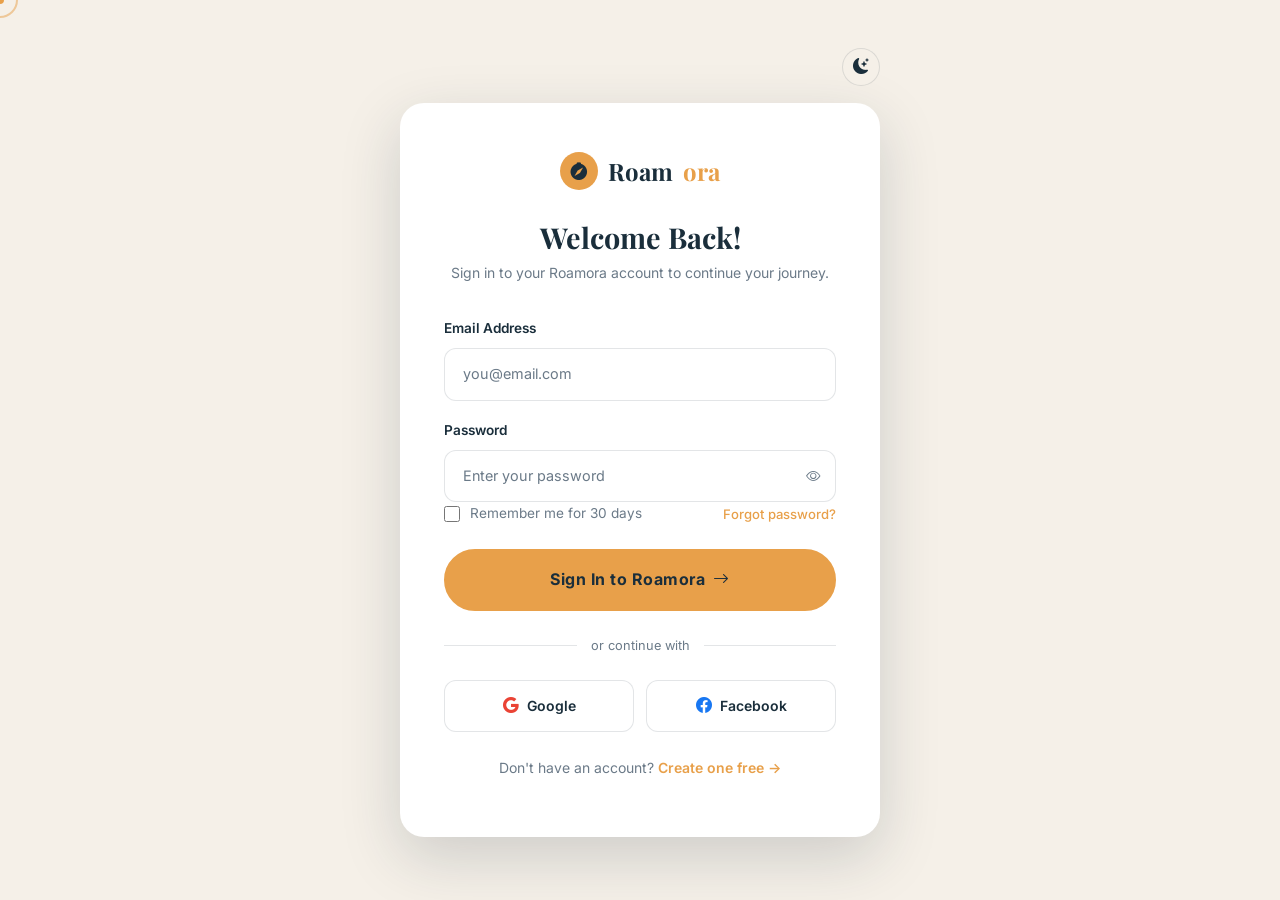
<file: login.html>
<!DOCTYPE html>
<html lang="en" data-theme="light">
<head>
  <link rel="icon" type="image/svg+xml" href="data:image/svg+xml,<svg xmlns='http://www.w3.org/2000/svg' viewBox='0 0 100 100'><text y='.9em' font-size='90'>R</text></svg>">
  <meta charset="UTF-8">
  <meta name="viewport" content="width=device-width, initial-scale=1.0">
  <meta name="description" content="Sign in to your Roamora account to manage bookings, view itineraries, and access exclusive member deals.">
  <title>Login | Roamora Travel &amp; Tourism</title>
  <link rel="canonical" href="login.html">
  <link rel="stylesheet" href="https://cdn.jsdelivr.net/npm/bootstrap@5.3.3/dist/css/bootstrap.min.css">
  <link rel="stylesheet" href="https://cdn.jsdelivr.net/npm/bootstrap-icons@1.11.3/font/bootstrap-icons.min.css">
  <link rel="stylesheet" href="assets/css/style.css">
  <style>
    body { min-height: 100vh; display: flex; align-items: center; justify-content: center; background: var(--tertiary); padding: 80px 20px 40px; }
    .auth-card-wrap {
      width: 100%;
      max-width: 480px;
      background: var(--white);
      border-radius: var(--radius-lg);
      box-shadow: var(--shadow-lg);
      padding: 48px 44px 40px;
      position: relative;
      margin: auto;
    }
    [data-theme="dark"] .auth-card-wrap { background: var(--secondary-lt); }
    .auth-card-theme-btn {
      position: absolute;
      top: -55px;
      right: 0;
      width: 38px;
      height: 38px;
      border-radius: 50%;
      border: 1px solid var(--border);
      background: var(--tertiary);
      color: var(--text-dark);
      display: flex;
      align-items: center;
      justify-content: center;
      font-size: 1rem;
      cursor: pointer;
      transition: var(--transition-fast);
    }
    .auth-card-theme-btn:hover { background: var(--primary); color: var(--secondary); border-color: var(--primary); }
    [data-theme="dark"] .auth-card-theme-btn { background: rgba(255,255,255,0.08); }
  </style>
</head>
<body>

<div class="cursor-dot"></div><div class="cursor-ring"></div>

<div class="auth-card-wrap">
  <!-- Theme Toggle — top right of card -->
  <button class="auth-card-theme-btn theme-toggle" aria-label="Toggle theme">
    <i class="bi bi-moon-stars-fill"></i>
  </button>

<!-- Logo -->
  <a href="index.html" class="auth-logo-link" style="margin-bottom: 28px; justify-content: center;">
    <div class="nav-logo-icon"><i class="bi bi-compass-fill"></i></div>
    Roam<span style="color:var(--primary);">ora</span>
  </a>

  <h1 class="auth-form-title" style="text-align:center;">Welcome Back!</h1>
  <p class="auth-form-sub" style="text-align:center;">Sign in to your Roamora account to continue your journey.</p>

<!-- Login Form -->
  <form data-validate id="loginForm" aria-label="Login form" novalidate>
    <div class="form-group-custom">
      <label class="form-label-custom" for="loginEmail">Email Address</label>
      <input class="form-input-custom" type="email" id="loginEmail" placeholder="you@email.com" required autocomplete="email" aria-required="true">
    </div>
    <div class="form-group-custom">
      <label class="form-label-custom" for="loginPassword">Password</label>
      <div class="input-with-icon">
        <input class="form-input-custom" type="password" id="loginPassword" placeholder="Enter your password" required autocomplete="current-password" aria-required="true" style="padding-right:44px;">
        <i class="input-icon bi bi-eye" data-toggle-pass aria-label="Show/hide password"></i>
      </div>
    <div style="display:flex; align-items:center; justify-content:space-between; margin-bottom:24px; flex-wrap:wrap; gap:12px;">
      <div class="form-check-custom">
        <input type="checkbox" id="rememberMe">
        <label for="rememberMe">Remember me for 30 days</label>
      </div>
      <a href="#" style="color:var(--primary); font-size:0.82rem; font-weight:500; white-space:nowrap;">Forgot password?</a>
    </div>
    <button type="submit" class="btn-primary-custom w-100 justify-content-center" style="padding:15px; font-size:1rem;">
      <span>Sign In to Roamora</span><i class="bi bi-arrow-right"></i>
    </button>
  </form>

  <!-- Social Login -->
  <div class="or-divider" style="margin-top:24px;"><span>or continue with</span></div>
  <div class="social-login">
    <button class="social-btn" type="button" id="googleLoginBtn" aria-label="Continue with Google">
      <i class="bi bi-google google-icon"></i>
      <span>Google</span>
    </button>
    <button class="social-btn" type="button" id="facebookLoginBtn" aria-label="Continue with Facebook">
      <i class="bi bi-facebook facebook-icon"></i>
      <span>Facebook</span>
    </button>
  </div>


  



  



   


   


  <p class="auth-switch">Don't have an account? <a href="signup.html">Create one free →</a></p>

</div>

<script src="https://cdn.jsdelivr.net/npm/bootstrap@5.3.3/dist/js/bootstrap.bundle.min.js"></script>
<script src="assets/js/main.js"></script>
</body>
</html>
</file>
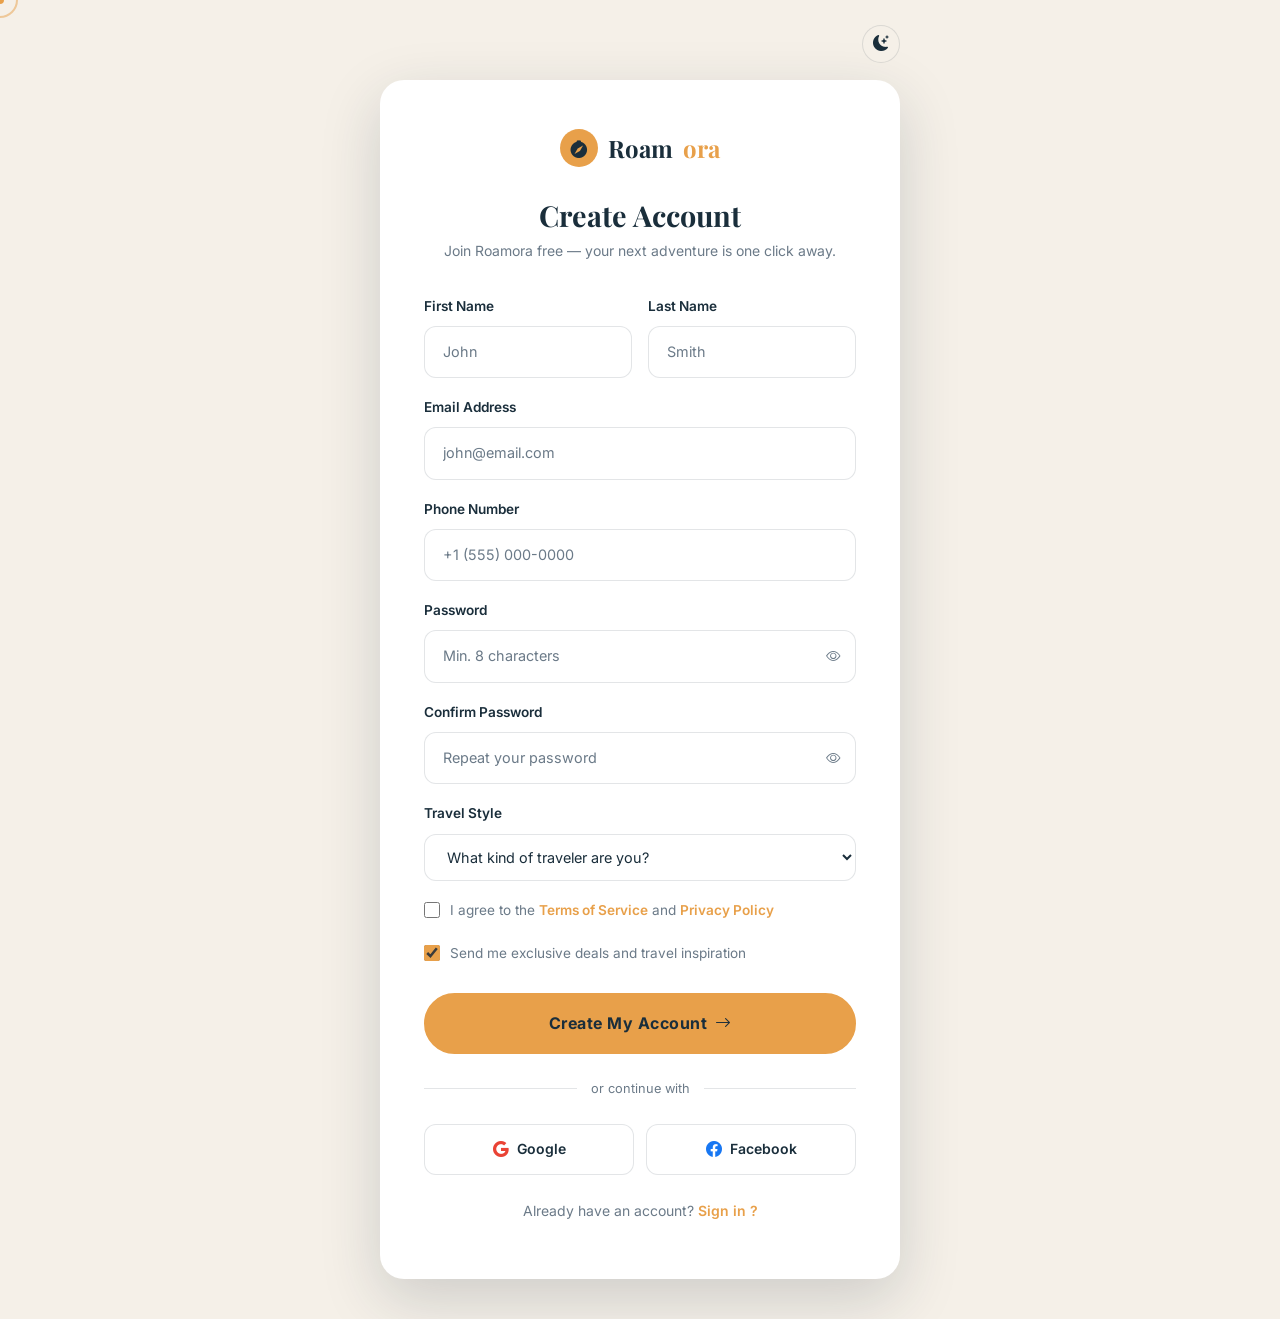
<file: signup.html>
<!DOCTYPE html>
<html lang="en" data-theme="light">
<head>
  <link rel="icon" type="image/svg+xml" href="data:image/svg+xml,<svg xmlns='http://www.w3.org/2000/svg' viewBox='0 0 100 100'><text y='.9em' font-size='90'>R</text></svg>">
  <meta charset="UTF-8">
  <meta name="viewport" content="width=device-width, initial-scale=1.0">
  <meta name="description" content="Create your free Roamora account and start planning extraordinary travel experiences with access to exclusive deals and personalized itineraries.">
  <title>Sign Up | Roamora Travel &amp; Tourism</title>
  <link rel="canonical" href="signup.html">
  <link rel="stylesheet" href="https://cdn.jsdelivr.net/npm/bootstrap@5.3.3/dist/css/bootstrap.min.css">
  <link rel="stylesheet" href="https://cdn.jsdelivr.net/npm/bootstrap-icons@1.11.3/font/bootstrap-icons.min.css">
  <link rel="stylesheet" href="assets/css/style.css">
  <style>
    body { min-height: 100vh; display: flex; align-items: center; justify-content: center; background: var(--tertiary); padding: 80px 20px 40px; }
    .auth-card-wrap {
      width: 100%;
      max-width: 520px;
      background: var(--white);
      border-radius: var(--radius-lg);
      box-shadow: var(--shadow-lg);
      padding: 48px 44px 40px;
      position: relative;
      margin: auto;
    }
    [data-theme="dark"] .auth-card-wrap { background: var(--secondary-lt); }
    .auth-card-theme-btn {
      position: absolute;
      top: -55px;
      right: 0;
      width: 38px;
      height: 38px;
      border-radius: 50%;
      border: 1px solid var(--border);
      background: var(--tertiary);
      color: var(--text-dark);
      display: flex;
      align-items: center;
      justify-content: center;
      font-size: 1rem;
      cursor: pointer;
      transition: var(--transition-fast);
    }
    .auth-card-theme-btn:hover { background: var(--primary); color: var(--secondary); border-color: var(--primary); }
    [data-theme="dark"] .auth-card-theme-btn { background: rgba(255,255,255,0.08); }
  </style>
</head>
<body>

<div class="cursor-dot"></div><div class="cursor-ring"></div>

<div class="auth-card-wrap">
  <!-- Theme Toggle — top right of card -->
  <button class="auth-card-theme-btn theme-toggle" aria-label="Toggle theme">
    <i class="bi bi-moon-stars-fill"></i>
  </button>

<!-- Logo -->
  <a href="index.html" class="auth-logo-link" style="margin-bottom: 28px; justify-content: center;">
    <div class="nav-logo-icon"><i class="bi bi-compass-fill"></i></div>
    Roam<span style="color:var(--primary);">ora</span>
  </a>

  <h1 class="auth-form-title" style="text-align:center;">Create Account</h1>
  <p class="auth-form-sub" style="text-align:center;">Join Roamora free — your next adventure is one click away.</p>

  <!-- Signup Form -->
  <form data-validate id="signupForm" aria-label="Sign up form" novalidate>
    <div class="row g-3">
      <div class="col-sm-6">
        <div class="form-group-custom">
          <label class="form-label-custom" for="signupFirstName">First Name</label>
          <input class="form-input-custom" type="text" id="signupFirstName" placeholder="John" required autocomplete="given-name">
        </div>
      </div>
      <div class="col-sm-6">
        <div class="form-group-custom">
          <label class="form-label-custom" for="signupLastName">Last Name</label>
          <input class="form-input-custom" type="text" id="signupLastName" placeholder="Smith" required autocomplete="family-name">
        </div>
      </div>
    </div>

    <div class="form-group-custom">
      <label class="form-label-custom" for="signupEmail">Email Address</label>
      <input class="form-input-custom" type="email" id="signupEmail" placeholder="john@email.com" required autocomplete="email">
    </div>

    <div class="form-group-custom">
      <label class="form-label-custom" for="signupPhone">Phone Number</label>
      <input class="form-input-custom" type="tel" id="signupPhone" placeholder="+1 (555) 000-0000" autocomplete="tel">
    </div>

    <div class="form-group-custom">
      <label class="form-label-custom" for="signupPassword">Password</label>
      <div class="input-with-icon">
        <input class="form-input-custom" type="password" id="signupPassword" placeholder="Min. 8 characters" required autocomplete="new-password" style="padding-right:44px;">
        <i class="input-icon bi bi-eye" data-toggle-pass aria-label="Show/hide password"></i>
      </div>
    </div>

    <div class="form-group-custom">
      <label class="form-label-custom" for="signupConfirmPassword">Confirm Password</label>
      <div class="input-with-icon">
        <input class="form-input-custom" type="password" id="signupConfirmPassword" placeholder="Repeat your password" required autocomplete="new-password" style="padding-right:44px;">
        <i class="input-icon bi bi-eye" data-toggle-pass aria-label="Show/hide password"></i>
      </div>
    </div>

    <!-- Travel Preference -->
    <div class="form-group-custom">
      <label class="form-label-custom" for="signupTravelStyle">Travel Style</label>
      <select class="form-input-custom" id="signupTravelStyle" style="cursor:pointer;">
        <option value="">What kind of traveler are you?</option>
        <option>Adventure Seeker</option>
        <option>Luxury Traveler</option>
        <option>Cultural Explorer</option>
        <option>Beach &amp; Relaxation</option>
        <option>Budget Backpacker</option>
        <option>Family Vacationer</option>
        <option>Business Traveler</option>
      </select>
    </div>

    <div style="margin-bottom:20px;">
      <div class="form-check-custom">
        <input type="checkbox" id="termsAccept" required>
        <label for="termsAccept">I agree to the <a href="#">Terms of Service</a> and <a href="#">Privacy Policy</a></label>
      </div>
    </div>
    <div style="margin-bottom:28px;">
      <div class="form-check-custom">
        <input type="checkbox" id="newsletterSignup" checked>
        <label for="newsletterSignup">Send me exclusive deals and travel inspiration</label>
      </div>
    </div>

    <button type="submit" class="btn-primary-custom w-100 justify-content-center" style="padding:15px; font-size:1rem;">
      <span>Create My Account</span><i class="bi bi-arrow-right"></i>
    </button>
  </form>

  <!-- Social Login — below the submit button -->
  <div class="or-divider" style="margin-top:24px;"><span>or continue with</span></div>
  <div class="social-login">
    <button class="social-btn" type="button" id="googleSignupBtn" aria-label="Sign up with Google">
      <i class="bi bi-google google-icon"></i>
      <span>Google</span>
    </button>
    <button class="social-btn" type="button" id="facebookSignupBtn" aria-label="Sign up with Facebook">
      <i class="bi bi-facebook facebook-icon"></i>
      <span>Facebook</span>
    </button>
  </div>

  <p class="auth-switch">Already have an account? <a href="login.html">Sign in ?</a></p>

</div>

<script src="https://cdn.jsdelivr.net/npm/bootstrap@5.3.3/dist/js/bootstrap.bundle.min.js"></script>
<script src="assets/js/main.js"></script>
</body>
</html>
</file>
<file: assets/css/style.css>
/* ============================================================
   Roamora â€” Travel & Tourism Master Stylesheet
   Colors: Primary #E8A04A | Secondary #1A2E3B | Tertiary #F5F0E8
   ============================================================ */

/* â”€â”€ Google Fonts â”€â”€ */
@import url('https://fonts.googleapis.com/css2?family=Playfair+Display:ital,wght@0,400;0,600;0,700;0,900;1,400;1,700&family=Inter:wght@300;400;500;600;700&display=swap');

/* â”€â”€ CSS Custom Properties â”€â”€ */
:root {
  --primary:    #E8A04A;
  --primary-dk: #c8832e;
  --primary-lt: #f5c47b;
  --secondary:  #1A2E3B;
  --secondary-lt: #263d4e;
  --tertiary:   #F5F0E8;
  --tertiary-dk: #e8dece;
  --white:      #ffffff;
  --black:      #0a0a0a;
  --text-dark:  #1A2E3B;
  --text-muted: #6b7a88;
  --border:     rgba(26,46,59,0.12);

  --font-head: 'Playfair Display', Georgia, serif;
  --font-body: 'Inter', system-ui, sans-serif;

  --radius:    12px;
  --radius-lg: 24px;
  --radius-xl: 40px;
  --shadow-sm: 0 2px 8px rgba(26,46,59,0.08);
  --shadow-md: 0 8px 32px rgba(26,46,59,0.12);
  --shadow-lg: 0 20px 60px rgba(26,46,59,0.18);
  --shadow-glow: 0 8px 40px rgba(232,160,74,0.35);

  --transition: 0.35s cubic-bezier(0.25, 0.8, 0.25, 1);
  --transition-fast: 0.2s ease;

  --navbar-h: 80px;
  --section-py: 100px;
}

/* Dark Mode Variables */
[data-theme="dark"] {
  --tertiary:   #0f1c25;
  --tertiary-dk: #0a1520;
  --text-dark:  #e8e0d4;
  --text-muted: #9aabb8;
  --border:     rgba(255,255,255,0.08);
  --white:      #1a2e3b;
  --black:      #f5f0e8;
  --shadow-sm: 0 2px 8px rgba(0,0,0,0.3);
  --shadow-md: 0 8px 32px rgba(0,0,0,0.4);
  --shadow-lg: 0 20px 60px rgba(0,0,0,0.5);
}

/* â”€â”€ Reset & Base â”€â”€ */
*, *::before, *::after { box-sizing: border-box; margin: 0; padding: 0; }

html {
  scroll-behavior: smooth;
  font-size: 16px;
}

body {
  font-family: var(--font-body);
  color: var(--text-dark);
  background: var(--tertiary);
  line-height: 1.7;
  overflow-x: hidden;
  transition: background 0.4s ease, color 0.4s ease;
}

img { max-width: 100%; height: auto; display: block; }
a { text-decoration: none; color: inherit; transition: var(--transition-fast); }
ul { list-style: none; padding: 0; }

/* â”€â”€ Custom Scrollbar â”€â”€ */
::-webkit-scrollbar { width: 6px; }
::-webkit-scrollbar-track { background: var(--tertiary-dk); }
::-webkit-scrollbar-thumb { background: var(--primary); border-radius: 3px; }

/* â”€â”€ Custom Cursor â”€â”€ */
.cursor-dot, .cursor-ring {
  position: fixed;
  pointer-events: none;
  z-index: 9999;
  border-radius: 50%;
  transform: translate(-50%, -50%);
  transition: opacity 0.3s;
}
.cursor-dot {
  width: 8px; height: 8px;
  background: var(--primary);
}
.cursor-ring {
  width: 36px; height: 36px;
  border: 2px solid var(--primary);
  opacity: 0.5;
  transition: width 0.3s, height 0.3s, opacity 0.3s;
}
.cursor-ring.hovered { width: 54px; height: 54px; opacity: 0.25; }

/* â”€â”€ Typography â”€â”€ */
h1, h2, h3, h4, h5, h6 {
  font-family: var(--font-head);
  line-height: 1.25;
  color: var(--text-dark);
}

.section-label {
  font-family: var(--font-body);
  font-size: 0.75rem;
  font-weight: 700;
  text-transform: uppercase;
  letter-spacing: 4px;
  color: var(--primary);
  display: block;
  margin-bottom: 0.75rem;
}

.section-title {
  font-size: clamp(2rem, 4vw, 3rem);
  font-weight: 700;
  margin-bottom: 1rem;
}

.section-desc {
  font-size: 1.05rem;
  color: var(--text-muted);
  max-width: 580px;
}

/* â”€â”€ Buttons â”€â”€ */
.btn-primary-custom {
  display: inline-flex;
  align-items: center;
  gap: 8px;
  padding: 14px 32px;
  background: var(--primary);
  color: var(--secondary);
  border: 2px solid var(--primary);
  border-radius: var(--radius-xl);
  font-family: var(--font-body);
  font-weight: 700;
  font-size: 0.875rem;
  letter-spacing: 0.5px;
  cursor: pointer;
  transition: var(--transition);
  position: relative;
  overflow: hidden;
}
.btn-primary-custom::after {
  content: '';
  position: absolute;
  inset: 0;
  background: var(--secondary);
  transform: scaleX(0);
  transform-origin: right;
  transition: transform 0.4s ease;
  z-index: 0;
}
.btn-primary-custom:hover::after { transform: scaleX(1); transform-origin: left; }
.btn-primary-custom span, .btn-primary-custom i {
  position: relative; z-index: 1;
}
.btn-primary-custom:hover {
  color: var(--primary);
  border-color: var(--secondary);
  box-shadow: var(--shadow-glow);
}

.btn-outline-custom {
  display: inline-flex;
  align-items: center;
  gap: 8px;
  padding: 14px 32px;
  background: transparent;
  color: var(--primary);
  border: 2px solid var(--primary);
  border-radius: var(--radius-xl);
  font-family: var(--font-body);
  font-weight: 700;
  font-size: 0.875rem;
  letter-spacing: 0.5px;
  cursor: pointer;
  transition: var(--transition);
}
.btn-outline-custom:hover {
  background: var(--primary);
  color: var(--secondary);
  box-shadow: var(--shadow-glow);
}

.btn-white-custom {
  display: inline-flex;
  align-items: center;
  gap: 8px;
  padding: 14px 32px;
  background: #ffffff;
  color: var(--secondary);
  border: 2px solid #ffffff;
  border-radius: var(--radius-xl);
  font-family: var(--font-body);
  font-weight: 700;
  font-size: 0.875rem;
  letter-spacing: 0.5px;
  cursor: pointer;
  transition: var(--transition);
}
.btn-white-custom:hover {
  background: var(--secondary);
  border-color: var(--secondary);
  color: #ffffff;
  box-shadow: var(--shadow-md);
}

/* â”€â”€ Navbar â”€â”€ */
#mainNavbar {
  position: fixed;
  top: 0; left: 0; right: 0;
  z-index: 1000;
  height: var(--navbar-h);
  background: var(--white);
  transition: background 0.4s ease, box-shadow 0.4s ease, height 0.3s ease;
}
#mainNavbar.scrolled {
  background: var(--white);
  box-shadow: var(--shadow-md);
  height: 66px;
}
[data-theme="dark"] #mainNavbar.scrolled { background: #0d1e28; }
[data-theme="dark"] #mainNavbar { background: transparent; }
[data-theme="dark"] .nav-link-item { color: rgba(255,255,255,0.85); }

.navbar-inner {
  display: flex;
  align-items: center;
  justify-content: space-between;
  height: 100%;
  padding: 0 40px;
  max-width: 1400px;
  margin: 0 auto;
}

.nav-logo {
  display: flex;
  align-items: center;
  gap: 10px;
  color: var(--text-dark);
  font-family: var(--font-head);
  font-size: 1.6rem;
  font-weight: 700;
  white-space: nowrap;
}
/* In dark mode --white becomes dark navy, so force a light visible color */
[data-theme="dark"] .nav-logo { color: #f0e8d8; }
.nav-logo-icon {
  width: 42px; height: 42px;
  background: var(--primary);
  border-radius: 50%;
  display: flex;
  align-items: center;
  justify-content: center;
  font-size: 1.2rem;
  color: var(--secondary);
  flex-shrink: 0;
}
.nav-logo span { color: var(--primary); }

.nav-links {
  display: flex;
  align-items: center;
  gap: 2rem;
}
.nav-link-item {
  color: var(--text-dark);
  font-size: 0.875rem;
  font-weight: 500;
  position: relative;
  padding: 4px 0;
  transition: color var(--transition-fast);
}
.nav-link-item::after {
  content: '';
  position: absolute;
  bottom: -2px; left: 0;
  width: 0; height: 2px;
  background: var(--primary);
  border-radius: 2px;
  transition: width var(--transition);
}
.nav-link-item:hover, .nav-link-item.active {
  color: var(--primary);
}
.nav-link-item:hover::after, .nav-link-item.active::after { width: 100%; }

.nav-actions {
  display: flex;
  align-items: center;
  gap: 12px;
}

.btn-nav-login {
  padding: 9px 22px;
  border-radius: var(--radius-xl);
  border: 2px solid var(--primary);
  color: var(--primary);
  font-size: 0.813rem;
  font-weight: 600;
  background: transparent;
  transition: var(--transition);
  cursor: pointer;
}
.btn-nav-login:hover {
  background: var(--primary);
  color: var(--secondary);
}

.btn-nav-signup {
  padding: 9px 22px;
  border-radius: var(--radius-xl);
  border: 2px solid var(--primary);
  color: var(--secondary);
  font-size: 0.813rem;
  font-weight: 600;
  background: var(--primary);
  transition: var(--transition);
  cursor: pointer;
}
.btn-nav-signup:hover {
  background: var(--primary-dk);
  border-color: var(--primary-dk);
}

/* Theme Toggle */
.theme-toggle {
  width: 38px; height: 38px;
  border-radius: 50%;
  border: 2px solid var(--border);
  background: rgba(255,255,255,0.08);
  color: var(--text-dark);
  cursor: pointer;
  display: flex;
  align-items: center;
  justify-content: center;
  font-size: 1rem;
  transition: var(--transition);
  backdrop-filter: blur(4px);
}
.theme-toggle:hover {
  background: var(--primary);
  border-color: var(--primary);
  color: var(--secondary);
}

/* Mobile Menu Toggle */
.mobile-menu-btn {
  display: none;
  width: 38px; height: 38px;
  flex-direction: column;
  align-items: center;
  justify-content: center;
  gap: 5px;
  cursor: pointer;
  padding: 4px;
  background: transparent;
  border: none;
}
.mobile-menu-btn span {
  display: block;
  width: 24px; height: 2px;
  background: var(--text-dark);
  border-radius: 2px;
  transition: var(--transition);
}
.mobile-menu-btn.open span:nth-child(1) { transform: rotate(45deg) translate(5px, 5px); }
.mobile-menu-btn.open span:nth-child(2) { opacity: 0; }
.mobile-menu-btn.open span:nth-child(3) { transform: rotate(-45deg) translate(5px, -5px); }

/* Offcanvas */
.offcanvas-nav {
  position: fixed;
  top: 0; right: -100%;
  width: min(320px, 85vw);
  height: 100%;
  background: var(--secondary);
  z-index: 1100;
  padding: 40px 32px;
  display: flex;
  flex-direction: column;
  transition: right 0.4s cubic-bezier(0.25, 0.8, 0.25, 1);
  overflow-y: auto;
}
.offcanvas-nav.open { right: 0; }

.offcanvas-overlay {
  display: none;
  position: fixed;
  inset: 0;
  background: rgba(0,0,0,0.6);
  z-index: 1050;
  backdrop-filter: blur(4px);
}
.offcanvas-overlay.open { display: block; }

.offcanvas-close {
  position: absolute;
  top: 20px; right: 20px;
  width: 36px; height: 36px;
  background: rgba(255,255,255,0.1);
  border: none;
  border-radius: 50%;
  color: #ffffff;
  cursor: pointer;
  display: flex;
  align-items: center;
  justify-content: center;
  font-size: 1.1rem;
  transition: var(--transition-fast);
}
.offcanvas-close:hover { background: var(--primary); color: var(--secondary); }

.offcanvas-links {
  margin-top: 60px;
  display: flex;
  flex-direction: column;
  gap: 8px;
}
.offcanvas-links a {
  color: rgba(255,255,255,0.85);
  font-size: 1.05rem;
  font-weight: 500;
  padding: 12px 16px;
  border-radius: var(--radius);
  transition: var(--transition-fast);
  border-left: 3px solid transparent;
}
.offcanvas-links a:hover {
  color: var(--primary);
  background: rgba(255,255,255,0.05);
  border-left-color: var(--primary);
  padding-left: 20px;
}
.offcanvas-buttons { margin-top: 32px; display: flex; flex-direction: column; gap: 12px; }
.offcanvas-buttons .btn-nav-login { display: none !important; }
.offcanvas-buttons .btn-nav-signup { width: 100%; text-align: center; justify-content: center; display: flex; }

/* â”€â”€ Page Header (inner pages) â”€â”€ */
.page-hero {
  min-height: 42vh;
  background: var(--secondary);
  position: relative;
  display: flex;
  align-items: center;
  justify-content: center;
  overflow: hidden;
  padding-top: var(--navbar-h);
}
.page-hero-bg {
  position: absolute;
  inset: 0;
  background-size: cover;
  background-position: center;
  opacity: 0.25;
  transform: scale(1.05);
  transition: transform 8s ease;
}
.page-hero-overlay {
  position: absolute;
  inset: 0;
  background: linear-gradient(135deg, var(--secondary) 0%, rgba(26,46,59,0.7) 100%);
}
.page-hero-content {
  position: relative;
  z-index: 2;
  text-align: center;
  padding: 60px 20px;
}
.page-hero-content h1 {
  color: #ffffff;
  font-size: clamp(2.2rem, 5vw, 3.8rem);
  font-weight: 700;
  margin-bottom: 16px;
  text-shadow: 0 2px 8px rgba(0,0,0,0.6);
}
.page-hero-content p {
  font-size: 1.1rem;
  color: #ffffff;
  font-weight: 500;
  text-shadow: 0 2px 8px rgba(0,0,0,0.6);
  max-width: 520px;
  margin: 0 auto 24px auto;
  line-height: 1.8;
}
.breadcrumb-custom {
  display: flex;
  align-items: center;
  justify-content: center;
  gap: 8px;
  color: #ffffff;
  font-size: 0.95rem;
  font-weight: 500;
  text-shadow: 0 1px 4px rgba(0,0,0,0.8);
}
.breadcrumb-custom a { color: var(--primary); text-shadow: 0 1px 4px rgba(0,0,0,0.8); }
.breadcrumb-custom a:hover { color: var(--primary-lt); }
.breadcrumb-sep { color: rgba(255,255,255,0.8); }

/* â”€â”€ Hero (Home) â”€â”€ */
.hero {
  min-height: 100vh;
  position: relative;
  display: flex;
  align-items: center;
  padding-top: var(--navbar-h);
  overflow: hidden;
  background: var(--secondary);
}

.hero-bg {
  position: absolute;
  inset: 0;
  background-size: cover;
  background-position: center;
  transform: scale(1.08);
  animation: heroZoom 18s ease-in-out infinite alternate;
}
@keyframes heroZoom {
  0%   { transform: scale(1.08); }
  100% { transform: scale(1.15); }
}

.hero-overlay {
  position: absolute;
  inset: 0;
  background: linear-gradient(
    135deg,
    rgba(26,46,59,0.92) 0%,
    rgba(26,46,59,0.6) 50%,
    rgba(232,160,74,0.15) 100%
  );
}

.hero-particles {
  position: absolute;
  inset: 0;
  pointer-events: none;
  z-index: 1;
}
.particle {
  position: absolute;
  border-radius: 50%;
  background: var(--primary);
  opacity: 0;
  animation: floatUp var(--dur, 6s) ease-in-out infinite;
  animation-delay: var(--delay, 0s);
}
@keyframes floatUp {
  0%   { opacity: 0; transform: translateY(0) scale(0.5); }
  20%  { opacity: 0.6; }
  80%  { opacity: 0.3; }
  100% { opacity: 0; transform: translateY(-120px) scale(1.5); }
}

.hero-content {
  position: relative;
  z-index: 3;
  padding: calc(var(--navbar-h) + 40px) 0 80px;
}

.hero-badge {
  display: inline-flex;
  align-items: center;
  gap: 8px;
  padding: 8px 20px;
  background: rgba(232,160,74,0.15);
  border: 1px solid rgba(232,160,74,0.4);
  border-radius: var(--radius-xl);
  color: var(--primary);
  font-size: 0.8rem;
  font-weight: 600;
  letter-spacing: 2px;
  text-transform: uppercase;
  margin-bottom: 24px;
  animation: fadeSlideUp 0.8s ease 0.2s both;
  backdrop-filter: blur(8px);
}

.hero-title {
  font-size: clamp(2.2rem, 5vw, 4rem);
  font-weight: 900;
  color: #ffffff;
  text-shadow: 0 2px 12px rgba(0,0,0,0.5);
  line-height: 1.1;
  margin-bottom: 28px;
  animation: fadeSlideUp 0.8s ease 0.4s both;
}
.hero-title .highlight {
  color: var(--primary);
  position: relative;
  display: inline-block;
}
.hero-title .highlight::after {
  content: '';
  position: absolute;
  bottom: 4px; left: 0; right: 0;
  height: 4px;
  background: var(--primary);
  border-radius: 2px;
  opacity: 0.4;
}

.hero-desc {
  font-size: 1.1rem;
  color: #ffffff;
  font-weight: 500;
  text-shadow: 0 2px 8px rgba(0,0,0,0.6);
  max-width: 520px;
  margin-bottom: 44px;
  animation: fadeSlideUp 0.8s ease 0.6s both;
  line-height: 1.8;
}

.hero-actions {
  display: flex;
  gap: 16px;
  flex-wrap: wrap;
  animation: fadeSlideUp 0.8s ease 0.8s both;
}
.hero-actions a {
  min-width: 240px;
  justify-content: center;
}

.hero-scroll {
  position: absolute;
  bottom: 40px; left: 50%;
  transform: translateX(-50%);
  z-index: 4;
  display: flex;
  flex-direction: column;
  align-items: center;
  gap: 8px;
  color: rgba(255,255,255,0.6);
  font-size: 0.75rem;
  letter-spacing: 2px;
  animation: bounce 2s infinite;
}
.hero-scroll-line {
  width: 1px; height: 50px;
  background: linear-gradient(to bottom, transparent, var(--primary));
}
@keyframes bounce {
  0%, 100% { transform: translateX(-50%) translateY(0); }
  50%       { transform: translateX(-50%) translateY(8px); }
}

/* Hero Search */
.hero-search {
  background: rgba(255,255,255,0.08);
  backdrop-filter: blur(16px);
  border: 1px solid rgba(255,255,255,0.15);
  border-radius: var(--radius-lg);
  padding: 24px 28px;
  display: flex;
  gap: 16px;
  flex-wrap: wrap;
  align-items: flex-end;
  animation: fadeSlideUp 0.8s ease 1s both;
  margin-top: 44px;
  max-width: 780px;
}
.hero-search-field {
  flex: 1;
  min-width: 140px;
}
.hero-search-field label {
  display: block;
  color: rgba(255,255,255,0.65);
  font-size: 0.75rem;
  font-weight: 600;
  letter-spacing: 1px;
  text-transform: uppercase;
  margin-bottom: 8px;
}
.hero-search-field select,
.hero-search-field input {
  width: 100%;
  background: rgba(255,255,255,0.08);
  border: 1px solid rgba(255,255,255,0.2);
  border-radius: var(--radius);
  padding: 10px 14px;
  color: #ffffff;
  font-family: var(--font-body);
  font-size: 0.9rem;
  outline: none;
  transition: border-color var(--transition-fast);
}
.hero-search-field select option { background: var(--secondary); color: #ffffff; }
.hero-search-field input::placeholder { color: rgba(255,255,255,0.45); }
.hero-search-field select:focus,
.hero-search-field input:focus { border-color: var(--primary); }

/* â”€â”€ Scroll Animations â”€â”€ */
@keyframes fadeSlideUp {
  from { opacity: 0; transform: translateY(30px); }
  to   { opacity: 1; transform: translateY(0); }
}
@keyframes fadeIn {
  from { opacity: 0; }
  to   { opacity: 1; }
}
@keyframes slideInLeft {
  from { opacity: 0; transform: translateX(-40px); }
  to   { opacity: 1; transform: translateX(0); }
}
@keyframes slideInRight {
  from { opacity: 0; transform: translateX(40px); }
  to   { opacity: 1; transform: translateX(0); }
}
@keyframes scaleIn {
  from { opacity: 0; transform: scale(0.8); }
  to   { opacity: 1; transform: scale(1); }
}

.reveal {
  opacity: 0;
  transform: translateY(40px);
  transition: opacity 0.7s ease, transform 0.7s ease;
}
.reveal.visible {
  opacity: 1;
  transform: translateY(0);
}
.reveal-left {
  opacity: 0;
  transform: translateX(-40px);
  transition: opacity 0.7s ease, transform 0.7s ease;
}
.reveal-left.visible { opacity: 1; transform: translateX(0); }
.reveal-right {
  opacity: 0;
  transform: translateX(40px);
  transition: opacity 0.7s ease, transform 0.7s ease;
}
.reveal-right.visible { opacity: 1; transform: translateX(0); }

/* Stagger delays */
.delay-1 { transition-delay: 0.1s; }
.delay-2 { transition-delay: 0.2s; }
.delay-3 { transition-delay: 0.3s; }
.delay-4 { transition-delay: 0.4s; }
.delay-5 { transition-delay: 0.5s; }
.delay-6 { transition-delay: 0.6s; }

/* â”€â”€ Stats Bar â”€â”€ */
.stats-bar {
  background: var(--primary);
  padding: 40px 0;
}
[data-theme="dark"] .stats-bar { background: #c8832e; }

.stat-item {
  text-align: center;
  padding: 8px 20px;
}
.stat-number {
  font-family: var(--font-head);
  font-size: 2.5rem;
  font-weight: 900;
  color: var(--secondary);
  display: block;
  line-height: 1;
}
.stat-label {
  font-size: 0.813rem;
  font-weight: 600;
  color: rgba(26,46,59,0.75);
  text-transform: uppercase;
  letter-spacing: 1.5px;
  margin-top: 4px;
}

/* â”€â”€ Section Common â”€â”€ */
.section-py { padding: var(--section-py) 0; }
.section-py-sm { padding: 70px 0; }

.section-header { margin-bottom: 60px; }
.section-header.centered { text-align: center; }
.section-header.centered .section-desc { margin: 0 auto; }

/* â”€â”€ Destination Cards â”€â”€ */
.dest-card {
  border-radius: var(--radius-lg);
  overflow: hidden;
  position: relative;
  cursor: pointer;
  background: var(--secondary);
  box-shadow: var(--shadow-md);
  transition: transform 0.45s ease, box-shadow 0.45s ease;
}
.dest-card:hover { transform: translateY(-10px); box-shadow: var(--shadow-lg); }

.dest-card-img {
  width: 100%; height: 100%; aspect-ratio: 4/3;
  object-fit: cover;
  transition: transform 0.6s ease;
}
.dest-card:hover .dest-card-img { transform: scale(1.08); }

.dest-card-overlay {
  position: absolute;
  inset: 0;
  background: linear-gradient(to top, rgba(26,46,59,0.95) 0%, rgba(26,46,59,0.1) 55%, transparent 100%);
  display: flex;
  flex-direction: column;
  justify-content: flex-end;
  padding: 28px;
  transition: var(--transition);
}

.dest-card-tag {
  display: inline-block;
  background: var(--primary);
  color: var(--secondary);
  font-size: 0.7rem;
  font-weight: 700;
  text-transform: uppercase;
  letter-spacing: 1.5px;
  padding: 4px 12px;
  border-radius: var(--radius-xl);
  margin-bottom: 12px;
  width: fit-content;
}

.dest-card-title {
  font-family: var(--font-head);
  font-size: 1.5rem;
  font-weight: 700;
  color: #ffffff;
  margin-bottom: 6px;
}
.dest-card-meta {
  color: rgba(255,255,255,0.65);
  font-size: 0.85rem;
  display: flex;
  align-items: center;
  gap: 6px;
}

.dest-card-btn {
  margin-top: 16px;
  opacity: 0;
  transform: translateY(10px);
  transition: opacity 0.4s ease, transform 0.4s ease;
}
.dest-card:hover .dest-card-btn { opacity: 1; transform: translateY(0); }

/* Featured Large Card */
.dest-card-lg .dest-card-img { aspect-ratio: 3/4; }

/* â”€â”€ Feature Icons â”€â”€ */
.feature-box {
  background: var(--white);
  border-radius: var(--radius-lg);
  padding: 40px 32px;
  text-align: center;
  transition: var(--transition);
  border: 1px solid var(--border);
  position: relative;
  overflow: hidden;
  display: flex;
  flex-direction: column;
  align-items: center;
  height: 100%;
}
[data-theme="dark"] .feature-box { background: var(--secondary-lt); }

.feature-box::before {
  content: '';
  position: absolute;
  top: 0; left: 0; right: 0;
  height: 3px;
  background: linear-gradient(90deg, var(--primary), var(--primary-lt));
  transform: scaleX(0);
  transition: transform 0.4s ease;
}
.feature-box:hover::before { transform: scaleX(1); }
.feature-box:hover { transform: translateY(-8px); box-shadow: var(--shadow-lg); }

.feature-icon {
  width: 80px;
  height: 80px;
  min-width: 80px;
  min-height: 80px;
  background: rgba(232,160,74,0.12);
  border-radius: var(--radius-lg);
  display: flex;
  align-items: center;
  justify-content: center;
  font-size: 2rem;
  color: var(--primary);
  margin: 0 auto 24px;
  transition: var(--transition);
  flex-shrink: 0;
}
.feature-box:hover .feature-icon {
  background: var(--primary);
  color: var(--secondary);
  transform: rotateY(360deg);
  transition: background 0.4s ease, color 0.4s ease, transform 0.8s ease;
}

.feature-box h4 {
  font-size: 1.15rem;
  font-weight: 700;
  margin-bottom: 12px;
}
.feature-box p {
  color: var(--text-muted);
  font-size: 0.9rem;
  line-height: 1.7;
  flex: 1;
}

/* â”€â”€ Tour / Package Cards â”€â”€ */
.tour-card {
  background: var(--white);
  border-radius: var(--radius-lg);
  overflow: hidden;
  box-shadow: var(--shadow-sm);
  transition: var(--transition);
  border: 1px solid var(--border);
  height: 100%;
  display: flex;
  flex-direction: column;
}
[data-theme="dark"] .tour-card { background: var(--secondary-lt); }
.tour-card:hover { transform: translateY(-10px); box-shadow: var(--shadow-lg); }

.tour-card-img-wrap {
  position: relative;
  overflow: hidden;
}
.tour-card-img {
  width: 100%; aspect-ratio: 16/10;
  object-fit: cover;
  transition: transform 0.6s ease;
}
.tour-card:hover .tour-card-img { transform: scale(1.07); }

.tour-badge {
  position: absolute;
  top: 16px; left: 16px;
  background: var(--primary);
  color: var(--secondary);
  font-size: 0.7rem;
  font-weight: 700;
  padding: 5px 14px;
  border-radius: var(--radius-xl);
  text-transform: uppercase;
  letter-spacing: 1px;
}
.tour-badge.popular { background: #e85a4a; color: white; }
.tour-badge.new     { background: #4aae8c; color: white; }

.tour-wishlist {
  position: absolute;
  top: 16px; right: 16px;
  width: 36px; height: 36px;
  background: rgba(255,255,255,0.9);
  border-radius: 50%;
  display: flex;
  align-items: center;
  justify-content: center;
  color: var(--text-muted);
  cursor: pointer;
  transition: var(--transition-fast);
  border: none;
  backdrop-filter: blur(4px);
}
.tour-wishlist:hover { background: #e85a4a; color: white; }

.tour-card-body { padding: 24px; flex: 1; display: flex; flex-direction: column; }

.tour-card-meta {
  display: flex;
  align-items: center;
  justify-content: space-between;
  margin-bottom: 12px;
}
.tour-rating {
  display: flex;
  align-items: center;
  gap: 4px;
  color: var(--primary);
  font-size: 0.85rem;
  font-weight: 600;
}
.tour-rating i { font-size: 0.8rem; }
.tour-reviews { color: var(--text-muted); font-size: 0.8rem; }

.tour-card-title {
  font-size: 1.15rem;
  font-weight: 700;
  margin-bottom: 8px;
  color: var(--text-dark);
  transition: color var(--transition-fast);
}
.tour-card:hover .tour-card-title { color: var(--primary); }

.tour-card-info {
  display: flex;
  gap: 16px;
  margin-bottom: 18px;
  flex-wrap: wrap;
}
.tour-info-item {
  display: flex;
  align-items: center;
  gap: 5px;
  color: var(--text-muted);
  font-size: 0.83rem;
}
.tour-info-item i { color: var(--primary); }

.tour-card-info { margin-bottom: auto; }
.tour-card-footer {
  display: flex;
  align-items: center;
  justify-content: space-between;
  padding-top: 18px;
  border-top: 1px solid var(--border);
  margin-top: auto;
}
.tour-price small {
  display: block;
  color: var(--text-muted);
  font-size: 0.75rem;
}
.tour-price strong {
  font-family: var(--font-head);
  font-size: 1.5rem;
  color: var(--primary);
  font-weight: 700;
}

/* â”€â”€ Testimonials â”€â”€ */
.testimonial-section {
  background: var(--secondary);
  position: relative;
  overflow: hidden;
}
.testimonial-section::before {
  content: '"';
  position: absolute;
  top: -40px; left: 60px;
  font-family: var(--font-head);
  font-size: 20rem;
  color: rgba(232,160,74,0.06);
  line-height: 1;
  pointer-events: none;
}

.testimonial-card {
  background: rgba(255,255,255,0.05);
  border: 1px solid rgba(255,255,255,0.1);
  border-radius: var(--radius-lg);
  padding: 40px;
  backdrop-filter: blur(8px);
  transition: var(--transition);
  height: 100%;
  display: flex;
  flex-direction: column;
}
.testimonial-card:hover {
  /* Hover effect removed */
}
.testimonial-text { flex: 1; }

.testimonial-stars {
  color: var(--primary);
  font-size: 0.9rem;
  margin-bottom: 16px;
}
.testimonial-text {
  color: rgba(255,255,255,0.85);
  font-size: 0.95rem;
  line-height: 1.8;
  font-style: italic;
  margin-bottom: 24px;
}
.testimonial-author {
  display: flex;
  align-items: center;
  gap: 14px;
}
.testimonial-avatar {
  width: 50px; height: 50px;
  border-radius: 50%;
  object-fit: cover;
  border: 2px solid var(--primary);
}
.testimonial-name {
  font-weight: 700;
  color: #ffffff;
  font-size: 0.95rem;
}
.testimonial-role {
  color: var(--primary);
  font-size: 0.78rem;
}

/* â”€â”€ Blog Cards â”€â”€ */
.blog-card {
  background: var(--white);
  border-radius: var(--radius-lg);
  overflow: hidden;
  transition: var(--transition);
  border: 1px solid var(--border);
  height: 100%;
  display: flex;
  flex-direction: column;
}
[data-theme="dark"] .blog-card { background: var(--secondary-lt); }
.blog-card:hover { transform: translateY(-8px); box-shadow: var(--shadow-lg); }

.blog-card-img-wrap { overflow: hidden; position: relative; }
.blog-card-img {
  width: 100%; aspect-ratio: 16/9;
  object-fit: cover;
  transition: transform 0.6s ease;
}
.blog-card:hover .blog-card-img { transform: scale(1.06); }

.blog-cat {
  position: absolute;
  top: 16px; left: 16px;
  background: var(--primary);
  color: var(--secondary);
  font-size: 0.7rem;
  font-weight: 700;
  padding: 4px 12px;
  border-radius: var(--radius-xl);
  text-transform: uppercase;
  letter-spacing: 1px;
}

.blog-card-body { padding: 24px; flex: 1; display: flex; flex-direction: column; }
.blog-card-excerpt { flex: 1; }
.blog-card-date {
  color: var(--text-muted);
  font-size: 0.8rem;
  margin-bottom: 10px;
  display: flex;
  align-items: center;
  gap: 6px;
}
.blog-card-title {
  font-size: 1.1rem;
  font-weight: 700;
  margin-bottom: 12px;
  line-height: 1.4;
  transition: color var(--transition-fast);
}
.blog-card:hover .blog-card-title { color: var(--primary); }
.blog-card-excerpt { color: var(--text-muted); font-size: 0.875rem; line-height: 1.7; margin-bottom: 20px; margin-top: auto; }
.blog-read-more {
  display: inline-flex;
  align-items: center;
  gap: 6px;
  color: var(--primary);
  font-size: 0.85rem;
  font-weight: 600;
  transition: gap var(--transition-fast);
}
.blog-card:hover .blog-read-more { gap: 12px; }

/* â”€â”€ Newsletter â”€â”€ */
.newsletter-section {
  background: var(--secondary);
  position: relative;
  overflow: hidden;
}
.newsletter-section::after {
  content: '';
  position: absolute;
  top: -100px; right: -100px;
  width: 400px; height: 400px;
  background: radial-gradient(circle, rgba(232,160,74,0.15), transparent 70%);
  pointer-events: none;
}
.newsletter-section::before {
  content: '';
  position: absolute;
  bottom: -100px; left: -100px;
  width: 400px; height: 400px;
  background: radial-gradient(circle, rgba(232,160,74,0.1), transparent 70%);
  pointer-events: none;
}

.newsletter-form {
  display: flex;
  gap: 12px;
  max-width: 500px;
  flex-wrap: wrap;
}
.newsletter-input {
  flex: 1;
  min-width: 200px;
  padding: 14px 20px;
  background: rgba(255,255,255,0.08);
  border: 1px solid rgba(255,255,255,0.2);
  border-radius: var(--radius-xl);
  color: var(--white);
  font-family: var(--font-body);
  font-size: 0.9rem;
  outline: none;
  transition: border-color var(--transition-fast);
}
.newsletter-input::placeholder { color: rgba(255,255,255,0.45); }
.newsletter-input:focus { border-color: var(--primary); }

/* â”€â”€ Footer â”€â”€ */
footer {
  background: var(--white);
  color: var(--text-dark);
}
[data-theme="dark"] footer { background: #080f14; color: rgba(255,255,255,0.7); }

.footer-top { padding: 80px 0 60px; }

.footer-brand-text {
  font-size: 0.9rem;
  line-height: 1.8;
  margin-bottom: 24px;
  color: var(--text-muted);
}

.social-links {
  display: flex;
  gap: 10px;
}
.social-link {
  width: 40px; height: 40px;
  background: rgba(0,0,0,0.05);
  border-radius: var(--radius);
  display: flex;
  align-items: center;
  justify-content: center;
  color: var(--text-dark);
  font-size: 1rem;
  transition: var(--transition-fast);
  border: 1px solid var(--border);
}
.social-link:hover {
  background: var(--primary);
  color: var(--secondary);
  border-color: var(--primary);
  transform: translateY(-3px);
}

.footer-heading {
  font-family: var(--font-head);
  font-size: 1rem;
  font-weight: 700;
  color: var(--text-dark);
  margin-bottom: 20px;
  position: relative;
  padding-bottom: 12px;
}
.footer-heading::after {
  content: '';
  position: absolute;
  bottom: 0; left: 0;
  width: 32px; height: 2px;
  background: var(--primary);
  border-radius: 2px;
}

.footer-links li + li { margin-top: 10px; }
.footer-links a {
  color: var(--text-muted);
  font-size: 0.875rem;
  transition: var(--transition-fast);
  display: inline-flex;
  align-items: center;
  position: relative;
  padding-left: 0;
}
.footer-links a::before {
  content: 'â†’';
  color: var(--primary);
  font-size: 0.75rem;
  opacity: 0;
  position: absolute;
  left: 0;
  transform: translateX(-8px);
  transition: var(--transition-fast);
}
.footer-links a:hover {
  color: var(--primary);
  padding-left: 18px;
}
.footer-links a:hover::before { opacity: 1; transform: translateX(0); }

.footer-newsletter-input {
  width: 100%;
  padding: 12px 18px;
  background: rgba(0,0,0,0.03);
  border: 1px solid var(--border);
  border-radius: var(--radius);
  color: var(--text-dark);
  font-family: var(--font-body);
  font-size: 0.875rem;
  outline: none;
  margin-bottom: 10px;
  transition: border-color var(--transition-fast);
}
.footer-newsletter-input::placeholder { color: var(--text-muted); }
.footer-newsletter-input:focus { border-color: var(--primary); }

[data-theme="dark"] .footer-heading { color: #ffffff; }
[data-theme="dark"] .footer-links a { color: rgba(255,255,255,0.6); }
[data-theme="dark"] .social-link { background: rgba(255,255,255,0.08); color: rgba(255,255,255,0.65); border-color: rgba(255,255,255,0.1); }
[data-theme="dark"] .footer-newsletter-input { background: rgba(255,255,255,0.06); border-color: rgba(255,255,255,0.12); color: #ffffff; }
[data-theme="dark"] .footer-newsletter-input::placeholder { color: rgba(255,255,255,0.35); }

.footer-bottom {
  padding: 24px 0;
  border-top: 1px solid rgba(255,255,255,0.06);
  display: flex;
  align-items: center;
  justify-content: space-between;
  flex-wrap: wrap;
  gap: 12px;
}
.footer-copyright { color: var(--text-muted); font-size: 0.825rem; }
.footer-copyright span { color: var(--primary); }

/* Back to Top */
#backToTop {
  position: fixed;
  bottom: 32px; right: 32px;
  width: 48px; height: 48px;
  background: var(--primary);
  color: var(--secondary);
  border: none;
  border-radius: 50%;
  cursor: pointer;
  display: flex;
  align-items: center;
  justify-content: center;
  font-size: 1.1rem;
  box-shadow: var(--shadow-glow);
  opacity: 0;
  visibility: hidden;
  transform: translateY(16px);
  transition: opacity 0.3s ease, visibility 0.3s ease, transform 0.3s ease, background 0.2s ease;
  z-index: 800;
}
#backToTop.visible { opacity: 1; visibility: visible; transform: translateY(0); }
#backToTop:hover { background: var(--secondary); color: var(--primary); }

/* â”€â”€ Service Cards (Services Page) â”€â”€ */
.service-card {
  background: var(--white);
  border-radius: var(--radius-lg);
  overflow: hidden;
  box-shadow: var(--shadow-sm);
  transition: var(--transition);
  border: 1px solid var(--border);
  height: 100%;
  display: flex;
  flex-direction: column;
}
[data-theme="dark"] .service-card { background: var(--secondary-lt); }
.service-card:hover { transform: translateY(-10px); box-shadow: var(--shadow-lg); }

.service-card-img-wrap { position: relative; }
.service-card-img {
  width: 100%; aspect-ratio: 4/3;
  object-fit: cover;
  transition: transform 0.6s ease;
}
.service-card:hover .service-card-img { transform: scale(1.07); }

.service-card-icon-badge {
  position: absolute;
  bottom: -22px; right: 22px;
  width: 46px; height: 46px;
  background: var(--primary);
  border-radius: 50%;
  display: flex;
  align-items: center;
  justify-content: center;
  color: var(--secondary);
  font-size: 1.2rem;
  box-shadow: 0 4px 16px rgba(232,160,74,0.4);
  border: 3px solid var(--white);
}

.service-card-body {
  padding: 30px 24px 24px;
  flex: 1;
  display: flex;
  flex-direction: column;
}
.service-card-title {
  font-size: 1.15rem;
  font-weight: 700;
  margin-bottom: 10px;
  color: var(--text-dark);
  transition: color var(--transition-fast);
}
.service-card:hover .service-card-title { color: var(--primary); }
.service-card-desc {
  color: var(--text-muted);
  font-size: 0.875rem;
  line-height: 1.7;
  flex: 1;
  margin-bottom: 20px;
}
.service-card-features {
  display: flex;
  flex-wrap: wrap;
  gap: 6px;
  margin-bottom: 20px;
}
.service-tag {
  padding: 4px 12px;
  background: rgba(232,160,74,0.1);
  border-radius: var(--radius-xl);
  color: var(--primary);
  font-size: 0.75rem;
  font-weight: 600;
}

/* â”€â”€ Gallery / Destinations Filter â”€â”€ */
.filter-tabs {
  display: flex;
  gap: 8px;
  flex-wrap: wrap;
  justify-content: center;
  margin-bottom: 48px;
}
.filter-btn {
  padding: 9px 24px;
  border-radius: var(--radius-xl);
  border: 2px solid var(--border);
  background: transparent;
  color: var(--text-muted);
  font-family: var(--font-body);
  font-size: 0.85rem;
  font-weight: 600;
  cursor: pointer;
  transition: var(--transition-fast);
}
.filter-btn:hover, .filter-btn.active {
  background: var(--primary);
  border-color: var(--primary);
  color: var(--secondary);
}

.gallery-grid {
  display: grid;
  grid-template-columns: repeat(auto-fill, minmax(280px, 1fr));
  gap: 24px;
}

.gallery-item {
  border-radius: var(--radius-lg);
  overflow: hidden;
  position: relative;
  cursor: pointer;
  aspect-ratio: 4/3;
  transition: transform 0.4s ease, box-shadow 0.4s ease;
}
.gallery-item:hover { transform: scale(1.02); box-shadow: var(--shadow-lg); }
.gallery-item img {
  width: 100%; height: 100%;
  object-fit: cover;
  transition: transform 0.6s ease;
}
.gallery-item:hover img { transform: scale(1.08); }
.gallery-item-overlay {
  position: absolute;
  inset: 0;
  background: linear-gradient(to top, rgba(26,46,59,0.9) 0%, transparent 55%);
  display: flex;
  flex-direction: column;
  justify-content: flex-end;
  padding: 20px;
  opacity: 0;
  transition: opacity 0.4s ease;
}
.gallery-item:hover .gallery-item-overlay { opacity: 1; }
.gallery-item-title { color: var(--white); font-family: var(--font-head); font-size: 1.2rem; font-weight: 700; }
.gallery-item-sub { color: rgba(255,255,255,0.7); font-size: 0.8rem; }

/* Lightbox */
.lightbox {
  display: none;
  position: fixed;
  inset: 0;
  background: rgba(0,0,0,0.92);
  z-index: 2000;
  align-items: center;
  justify-content: center;
  backdrop-filter: blur(8px);
}
.lightbox.open { display: flex; }
.lightbox-img { max-width: 90vw; max-height: 85vh; border-radius: var(--radius-lg); object-fit: contain; }
.lightbox-close {
  position: absolute;
  top: 24px; right: 24px;
  width: 44px; height: 44px;
  background: rgba(255,255,255,0.1);
  border: none;
  border-radius: 50%;
  color: var(--white);
  font-size: 1.2rem;
  cursor: pointer;
  display: flex;
  align-items: center;
  justify-content: center;
  transition: var(--transition-fast);
}
.lightbox-close:hover { background: var(--primary); color: var(--secondary); }

/* â”€â”€ Blog Page â”€â”€ */
.blog-sidebar-widget {
  background: var(--white);
  border-radius: var(--radius-lg);
  padding: 28px;
  margin-bottom: 28px;
  border: 1px solid var(--border);
}
[data-theme="dark"] .blog-sidebar-widget { background: var(--secondary-lt); }

.widget-title-custom {
  font-size: 1.05rem;
  font-weight: 700;
  margin-bottom: 20px;
  padding-bottom: 14px;
  border-bottom: 2px solid var(--primary);
  color: var(--text-dark);
}

.search-widget {
  display: flex;
  gap: 8px;
}
.search-widget input {
  flex: 1;
  min-width: 0;
  padding: 10px 16px;
  border: 1px solid var(--border);
  border-radius: var(--radius);
  background: var(--tertiary);
  color: var(--text-dark);
  font-family: var(--font-body);
  outline: none;
  transition: border-color var(--transition-fast);
}
.search-widget input:focus { border-color: var(--primary); }
.search-widget button {
  flex-shrink: 0;
  padding: 10px 16px;
  background: var(--primary);
  border: none;
  border-radius: var(--radius);
  color: var(--secondary);
  cursor: pointer;
  transition: var(--transition-fast);
}
.search-widget button:hover { background: var(--primary-dk); }

.category-list li + li { margin-top: 10px; }
.category-list a {
  display: flex;
  justify-content: space-between;
  color: var(--text-muted);
  font-size: 0.875rem;
  transition: color var(--transition-fast);
  padding: 4px 0;
}
.category-list a:hover { color: var(--primary); }
.cat-count {
  background: rgba(232,160,74,0.12);
  color: var(--primary);
  padding: 2px 8px;
  border-radius: var(--radius-xl);
  font-size: 0.75rem;
  font-weight: 700;
}

.recent-post-item { display: flex; gap: 14px; }
.recent-post-item + .recent-post-item { margin-top: 16px; padding-top: 16px; border-top: 1px solid var(--border); }
.recent-post-img { width: 64px; height: 64px; border-radius: var(--radius); object-fit: cover; flex-shrink: 0; }
.recent-post-title { font-size: 0.875rem; font-weight: 600; line-height: 1.4; margin-bottom: 4px; color: var(--text-dark); transition: color var(--transition-fast); }
.recent-post-title:hover { color: var(--primary); }
.recent-post-date { color: var(--text-muted); font-size: 0.775rem; }

.tag-cloud { display: flex; flex-wrap: wrap; gap: 8px; }
.tag-pill {
  padding: 5px 14px;
  background: var(--tertiary);
  border-radius: var(--radius-xl);
  color: var(--text-muted);
  font-size: 0.78rem;
  font-weight: 600;
  transition: var(--transition-fast);
  border: 1px solid var(--border);
}
[data-theme="dark"] .tag-pill { background: rgba(255,255,255,0.05); }
.tag-pill:hover { background: var(--primary); color: var(--secondary); border-color: var(--primary); }

/* â”€â”€ Contact Page â”€â”€ */
.contact-info-card {
  background: var(--white);
  border-radius: var(--radius-lg);
  padding: 36px 28px;
  text-align: center;
  border: 1px solid var(--border);
  transition: var(--transition);
  height: 100%;
  display: flex;
  flex-direction: column;
  align-items: center;
}
[data-theme="dark"] .contact-info-card { background: var(--secondary-lt); }
.contact-info-card:hover { transform: translateY(-8px); box-shadow: var(--shadow-lg); border-color: var(--primary); }

.contact-icon {
  width: 68px; height: 68px;
  background: rgba(232,160,74,0.12);
  border-radius: var(--radius-lg);
  display: flex;
  align-items: center;
  justify-content: center;
  font-size: 1.6rem;
  color: var(--primary);
  margin: 0 auto 20px;
  transition: var(--transition);
}
.contact-info-card:hover .contact-icon { background: var(--primary); color: var(--secondary); }
.contact-info-card h4 { font-size: 1.05rem; font-weight: 700; margin-bottom: 8px; }
.contact-info-card p { color: var(--text-muted); font-size: 0.875rem; line-height: 1.7; }

.contact-form {
  background: var(--white);
  border-radius: var(--radius-lg);
  padding: 48px 40px;
  border: 1px solid var(--border);
  box-shadow: var(--shadow-md);
}
[data-theme="dark"] .contact-form { background: var(--secondary-lt); }

.form-label-custom {
  font-size: 0.85rem;
  font-weight: 600;
  color: var(--text-dark);
  margin-bottom: 8px;
  display: block;
}
.form-control-custom {
  width: 100%;
  padding: 13px 18px;
  background: var(--tertiary);
  border: 1px solid var(--border);
  border-radius: var(--radius);
  color: var(--text-dark);
  font-family: var(--font-body);
  font-size: 0.9rem;
  outline: none;
  transition: border-color 0.25s, box-shadow 0.25s;
  margin-bottom: 20px;
}
[data-theme="dark"] .form-control-custom { background: rgba(255,255,255,0.05); color: var(--text-dark); }
[data-theme="dark"] select.form-control-custom option { background: var(--secondary); color: var(--text-dark); }
.form-control-custom:focus {
  border-color: var(--primary);
  box-shadow: 0 0 0 3px rgba(232,160,74,0.15);
}
.form-control-custom::placeholder { color: var(--text-muted); }
textarea.form-control-custom { resize: vertical; min-height: 130px; }

/* â”€â”€ FAQ â”€â”€ */
.faq-accordion-item {
  background: var(--white);
  border-radius: var(--radius-lg);
  border: 1px solid var(--border);
  margin-bottom: 14px;
  overflow: hidden;
  transition: box-shadow var(--transition-fast);
}
[data-theme="dark"] .faq-accordion-item { background: var(--secondary-lt); }
.faq-accordion-item:hover { box-shadow: var(--shadow-sm); }

.faq-question {
  padding: 22px 28px;
  cursor: pointer;
  display: flex;
  align-items: center;
  justify-content: space-between;
  gap: 16px;
  user-select: none;
  font-weight: 600;
  font-size: 0.95rem;
  color: var(--text-dark);
  transition: color var(--transition-fast);
}
.faq-question:hover, .faq-question.open { color: var(--primary); }
.faq-icon {
  width: 28px; height: 28px;
  background: rgba(232,160,74,0.12);
  border-radius: 50%;
  display: flex;
  align-items: center;
  justify-content: center;
  color: var(--primary);
  font-size: 0.75rem;
  flex-shrink: 0;
  transition: transform 0.35s ease, background 0.25s;
}
.faq-question.open .faq-icon {
  transform: rotate(45deg);
  background: var(--primary);
  color: var(--secondary);
}
.faq-answer {
  max-height: 0;
  overflow: hidden;
  transition: max-height 0.4s ease, padding 0.3s ease;
}
.faq-answer.open { max-height: 400px; }
.faq-answer-inner {
  padding: 0 28px 24px;
  color: var(--text-muted);
  font-size: 0.9rem;
  line-height: 1.8;
}

/* â”€â”€ Login / Signup â”€â”€ */
.auth-page {
  min-height: 100vh;
  display: grid;
  grid-template-columns: 1fr 1fr;
}

.auth-image {
  position: relative;
  overflow: hidden;
}
.auth-image img {
  width: 100%; height: 100%;
  object-fit: cover;
}
.auth-image-overlay {
  position: absolute;
  inset: 0;
  background: linear-gradient(135deg, rgba(26,46,59,0.8), rgba(232,160,74,0.3));
  display: flex;
  flex-direction: column;
  justify-content: flex-end;
  padding: 60px 50px;
}
.auth-image-text h2 {
  font-size: 2.2rem;
  color: var(--white);
  font-weight: 700;
  margin-bottom: 12px;
}
.auth-image-text p { color: rgba(255,255,255,0.75); font-size: 0.95rem; }

.auth-form-side {
  background: var(--tertiary);
  display: flex;
  align-items: center;
  justify-content: center;
  padding: 60px 40px;
  overflow-y: auto;
}
[data-theme="dark"] .auth-form-side { background: #0f1c25; }

.auth-form-wrap { width: 100%; max-width: 420px; }
.auth-logo-link {
  display: flex;
  align-items: center;
  gap: 10px;
  color: var(--text-dark);
  font-family: var(--font-head);
  font-size: 1.5rem;
  font-weight: 700;
  margin-bottom: 36px;
}
[data-theme="dark"] .auth-logo-link { color: #f0e8d8; }
.auth-logo-link .nav-logo-icon { width: 38px; height: 38px; font-size: 1.1rem; }

.auth-form-title { font-size: 1.8rem; font-weight: 700; margin-bottom: 6px; color: var(--text-dark); }
.auth-form-sub { color: var(--text-muted); font-size: 0.875rem; margin-bottom: 32px; }

.social-login { display: flex; gap: 12px; margin-bottom: 24px; }
.social-btn {
  flex: 1;
  padding: 11px;
  border: 1px solid var(--border);
  border-radius: var(--radius);
  background: var(--white);
  color: var(--text-dark);
  font-family: var(--font-body);
  font-size: 0.875rem;
  font-weight: 600;
  cursor: pointer;
  display: flex;
  align-items: center;
  justify-content: center;
  gap: 8px;
  transition: var(--transition-fast);
}
[data-theme="dark"] .social-btn { background: rgba(255,255,255,0.05); color: var(--text-dark); }
.social-btn:hover { border-color: var(--primary); background: rgba(232,160,74,0.08); }
.social-btn i { font-size: 1rem; }
.social-btn .google-icon { color: #ea4335; }
.social-btn .facebook-icon { color: #1877f2; }

.or-divider {
  display: flex;
  align-items: center;
  gap: 14px;
  margin-bottom: 24px;
  color: var(--text-muted);
  font-size: 0.8rem;
}
.or-divider::before, .or-divider::after {
  content: '';
  flex: 1;
  height: 1px;
  background: var(--border);
}

.form-group-custom { margin-bottom: 18px; }
.form-input-custom {
  width: 100%;
  padding: 13px 18px;
  background: var(--white);
  border: 1px solid var(--border);
  border-radius: var(--radius);
  color: var(--text-dark);
  font-family: var(--font-body);
  font-size: 0.9rem;
  outline: none;
  transition: border-color 0.25s, box-shadow 0.25s;
}
[data-theme="dark"] .form-input-custom { background: rgba(255,255,255,0.06); }
[data-theme="dark"] select.form-input-custom option { background: var(--secondary); color: var(--text-dark); }
.form-input-custom:focus {
  border-color: var(--primary);
  box-shadow: 0 0 0 3px rgba(232,160,74,0.15);
}
.form-input-custom::placeholder { color: var(--text-muted); }
.input-with-icon { position: relative; }
.input-icon {
  position: absolute;
  top: 50%; right: 16px;
  transform: translateY(-50%);
  color: var(--text-muted);
  cursor: pointer;
  font-size: 0.9rem;
}

.form-check-custom { display: flex; align-items: center; gap: 10px; }
.form-check-custom input[type="checkbox"] {
  width: 16px; height: 16px;
  accent-color: var(--primary);
  cursor: pointer;
}
.form-check-custom label { font-size: 0.85rem; color: var(--text-muted); cursor: pointer; }
.form-check-custom a { color: var(--primary); font-weight: 600; }

.auth-switch {
  text-align: center;
  margin-top: 24px;
  color: var(--text-muted);
  font-size: 0.875rem;
}
.auth-switch a { color: var(--primary); font-weight: 600; }

/* â”€â”€ About Page â”€â”€ */
.team-card {
  background: var(--white);
  border-radius: var(--radius-lg);
  overflow: hidden;
  text-align: center;
  transition: var(--transition);
  border: 1px solid var(--border);
  height: 100%;
  display: flex;
  flex-direction: column;
}
[data-theme="dark"] .team-card { background: var(--secondary-lt); }
.team-card:hover { transform: translateY(-8px); box-shadow: var(--shadow-lg); }

.team-card-img-wrap { position: relative; overflow: hidden; }
.team-card-img { width: 100%; aspect-ratio: 1; object-fit: cover; transition: transform 0.5s ease; }
.team-card:hover .team-card-img { transform: scale(1.06); }

.team-social-overlay {
  position: absolute;
  inset: 0;
  background: rgba(26,46,59,0.75);
  display: flex;
  align-items: center;
  justify-content: center;
  gap: 12px;
  opacity: 0;
  transition: opacity 0.4s ease;
}
.team-card:hover .team-social-overlay { opacity: 1; }
.team-social-overlay a {
  width: 38px; height: 38px;
  background: var(--primary);
  color: var(--secondary);
  border-radius: 50%;
  display: flex;
  align-items: center;
  justify-content: center;
  font-size: 0.9rem;
  transform: translateY(10px);
  transition: transform 0.3s ease, background 0.2s;
}
.team-card:hover .team-social-overlay a { transform: translateY(0); }
.team-social-overlay a:hover { background: #ffffff; }

.team-card-body { padding: 22px 20px; }
.team-name { font-size: 1.05rem; font-weight: 700; margin-bottom: 4px; }
.team-role { color: var(--primary); font-size: 0.825rem; font-weight: 600; text-transform: uppercase; letter-spacing: 1px; }

/* Counters */
.counter-section { background: var(--secondary); }
.counter-item { text-align: center; padding: 20px; }
.counter-number {
  font-family: var(--font-head);
  font-size: 3rem;
  font-weight: 900;
  color: var(--primary);
  display: block;
  line-height: 1;
}
.counter-label {
  color: rgba(255,255,255,0.65);
  font-size: 0.85rem;
  font-weight: 500;
  margin-top: 6px;
  text-transform: uppercase;
  letter-spacing: 1px;
}

/* Awards */
.awards-strip {
  background: var(--tertiary-dk);
  padding: 40px 0;
  overflow: hidden;
}
[data-theme="dark"] .awards-strip { background: rgba(255,255,255,0.04); }
.award-item {
  text-align: center;
  padding: 0 30px;
}
.award-item i { font-size: 2rem; color: var(--primary); margin-bottom: 8px; }
.award-item p { font-size: 0.8rem; color: var(--text-muted); }

/* â”€â”€ Floating Shapes â”€â”€ */
.floating-shape {
  position: absolute;
  border-radius: 50%;
  pointer-events: none;
  animation: floatShapes 6s ease-in-out infinite;
}
@keyframes floatShapes {
  0%, 100% { transform: translateY(0) rotate(0deg); }
  33%       { transform: translateY(-18px) rotate(8deg); }
  66%       { transform: translateY(10px) rotate(-5deg); }
}

/* â”€â”€ Utilities â”€â”€ */
.container-xl { max-width: 1340px; margin: 0 auto; padding: 0 24px; }
.container-md  { max-width: 1100px; margin: 0 auto; padding: 0 24px; }
.bg-light-custom { background: var(--tertiary); }
.bg-dark-custom  { background: var(--secondary); }
.text-primary-custom { color: var(--primary); }
.divider { width: 60px; height: 3px; background: var(--primary); border-radius: 2px; }

/* â”€â”€ Responsive â”€â”€ */
@media (max-width: 1200px) {
  .navbar-inner { padding: 0 24px; }
}

@media (max-width: 991px) {
  :root { --section-py: 72px; }
  .nav-links, .btn-nav-signup { display: none; }
  .mobile-menu-btn { display: flex; }
  .auth-page { grid-template-columns: 1fr; }
  .auth-image { display: none; }
  .auth-form-side { min-height: 100vh; }
  .hero { align-items: flex-start; }
  .hero-content { padding-top: 60px; padding-bottom: 60px; }
  .hero-search { flex-direction: column; align-items: stretch; }
  .hero-scroll { display: none; }
}

@media (max-width: 767px) {
  .stat-item { padding: 4px 10px; }
  .stat-number { font-size: 1.6rem; }
  .stat-label { font-size: 0.6rem; letter-spacing: 1px; }
  :root { --section-py: 60px; }
  .section-header { margin-bottom: 40px; }
  .footer-top { padding: 60px 0 40px; }
  .contact-form { padding: 32px 24px; }
  .hero-actions { flex-direction: column; align-items: stretch; }
}

@media (max-width: 575px) {
  :root { --navbar-h: 68px; }
  .hero-title { font-size: clamp(2.2rem, 9vw, 3rem); }
  .social-login { flex-direction: column; }
  #backToTop { bottom: 20px; right: 20px; }
}

/* â”€â”€ Loading Animation â”€â”€ */
.page-loader {
  position: fixed;
  inset: 0;
  background: #1A2E3B; /* always dark regardless of theme */
  z-index: 9999;
  display: flex;
  align-items: center;
  justify-content: center;
  flex-direction: column;
  gap: 20px;
  transition: opacity 0.5s ease, visibility 0.5s ease;
}
.page-loader.hidden { opacity: 0; visibility: hidden; }

.loader-logo {
  font-family: var(--font-head);
  font-size: 2rem;
  color: #f5f0e8; /* fixed light color â€” always visible on dark loader bg */
  font-weight: 700;
}
.loader-logo span { color: var(--primary); }

.loader-bar {
  width: 200px; height: 3px;
  background: rgba(255,255,255,0.1);
  border-radius: 2px;
  overflow: hidden;
}
.loader-bar-fill {
  height: 100%;
  background: var(--primary);
  border-radius: 2px;
  animation: loadFill 1.5s ease-in-out forwards;
}
@keyframes loadFill {
  from { width: 0; }
  to   { width: 100%; }
}

/* â”€â”€ Mission/Vision Cards (About) â”€â”€ */
.mv-card {
  background: var(--white);
  border-radius: var(--radius-lg);
  padding: 40px;
  border: 1px solid var(--border);
  position: relative;
  overflow: hidden;
  transition: var(--transition);
  height: 100%;
  display: flex;
  flex-direction: column;
}
[data-theme="dark"] .mv-card { background: var(--secondary-lt); }
.mv-card::before {
  content: '';
  position: absolute;
  top: 0; left: 0;
  width: 4px; height: 100%;
  background: var(--primary);
  border-radius: 2px 0 0 2px;
}
.mv-card:hover { transform: translateY(-6px); box-shadow: var(--shadow-lg); }
.mv-card-icon {
  font-size: 2.2rem;
  color: var(--primary);
  margin-bottom: 20px;
}
.mv-card h3 { font-size: 1.4rem; font-weight: 700; margin-bottom: 14px; }
.mv-card p { color: var(--text-muted); line-height: 1.8; }

/* â”€â”€ Map Section â”€â”€ */
.map-container {
  border-radius: var(--radius-lg);
  overflow: hidden;
  box-shadow: var(--shadow-md);
}
.map-container iframe { display: block; }

/* â”€â”€ Contact Social Buttons â”€â”€ */
.contact-social-btn {
  display: inline-flex;
  align-items: center;
  gap: 8px;
  padding: 10px 18px;
  border-radius: var(--radius-xl);
  border: 2px solid var(--border);
  background: var(--tertiary);
  color: var(--text-dark);
  font-size: 0.85rem;
  font-weight: 600;
  text-decoration: none;
  transition: all 0.25s ease;
  cursor: pointer;
}
.contact-social-btn i {
  font-size: 1.1rem;
  transition: transform 0.25s ease;
}
.contact-social-btn:hover {
  background: var(--brand, var(--primary));
  border-color: var(--brand, var(--primary));
  color: #fff;
  transform: translateY(-3px);
  box-shadow: 0 6px 20px rgba(0,0,0,0.15);
}
.contact-social-btn:hover i {
  transform: scale(1.2);
}
[data-theme="dark"] .contact-social-btn {
  background: rgba(255,255,255,0.06);
  border-color: rgba(255,255,255,0.12);
  color: var(--text-dark);
}

/* â•â•â•â•â•â•â•â•â•â•â•â•â•â•â•â•â•â•â•â•â•â•â•â•â•â•â•â•â•â•â•â•â•â•â•â•â•â•â•â•â•â•
   UNIVERSAL EQUAL-HEIGHT CARD SYSTEM
   Apply .card-col to any Bootstrap column
   that wraps a card to enforce equal heights
   â•â•â•â•â•â•â•â•â•â•â•â•â•â•â•â•â•â•â•â•â•â•â•â•â•â•â•â•â•â•â•â•â•â•â•â•â•â•â•â•â•â• */

/* Make every Bootstrap column that contains a card stretch equally */
.row.g-4 > [class*="col"],
.row.g-3 > [class*="col"] {
  display: flex;
  flex-direction: column;
}

/* Ensure direct card children fill the column height */
.row.g-4 > [class*="col"] > .tour-card,
.row.g-4 > [class*="col"] > .blog-card,
.row.g-4 > [class*="col"] > .service-card,
.row.g-4 > [class*="col"] > .testimonial-card,
.row.g-4 > [class*="col"] > .team-card,
.row.g-4 > [class*="col"] > .feature-box,
.row.g-4 > [class*="col"] > .contact-info-card,
.row.g-4 > [class*="col"] > .mv-card,
.row.g-3 > [class*="col"] > .tour-card,
.row.g-3 > [class*="col"] > .blog-card,
.row.g-3 > [class*="col"] > .service-card,
.row.g-3 > [class*="col"] > .testimonial-card,
.row.g-3 > [class*="col"] > .team-card,
.row.g-3 > [class*="col"] > .feature-box,
.row.g-3 > [class*="col"] > .contact-info-card,
.row.g-3 > [class*="col"] > .mv-card {
  flex: 1;
}

/* Responsive: stack cleanly on mobile */
@media (max-width: 575px) {
  .row.g-4 > [class*="col"],
  .row.g-3 > [class*="col"] {
    display: block;
  }
}
</file>
